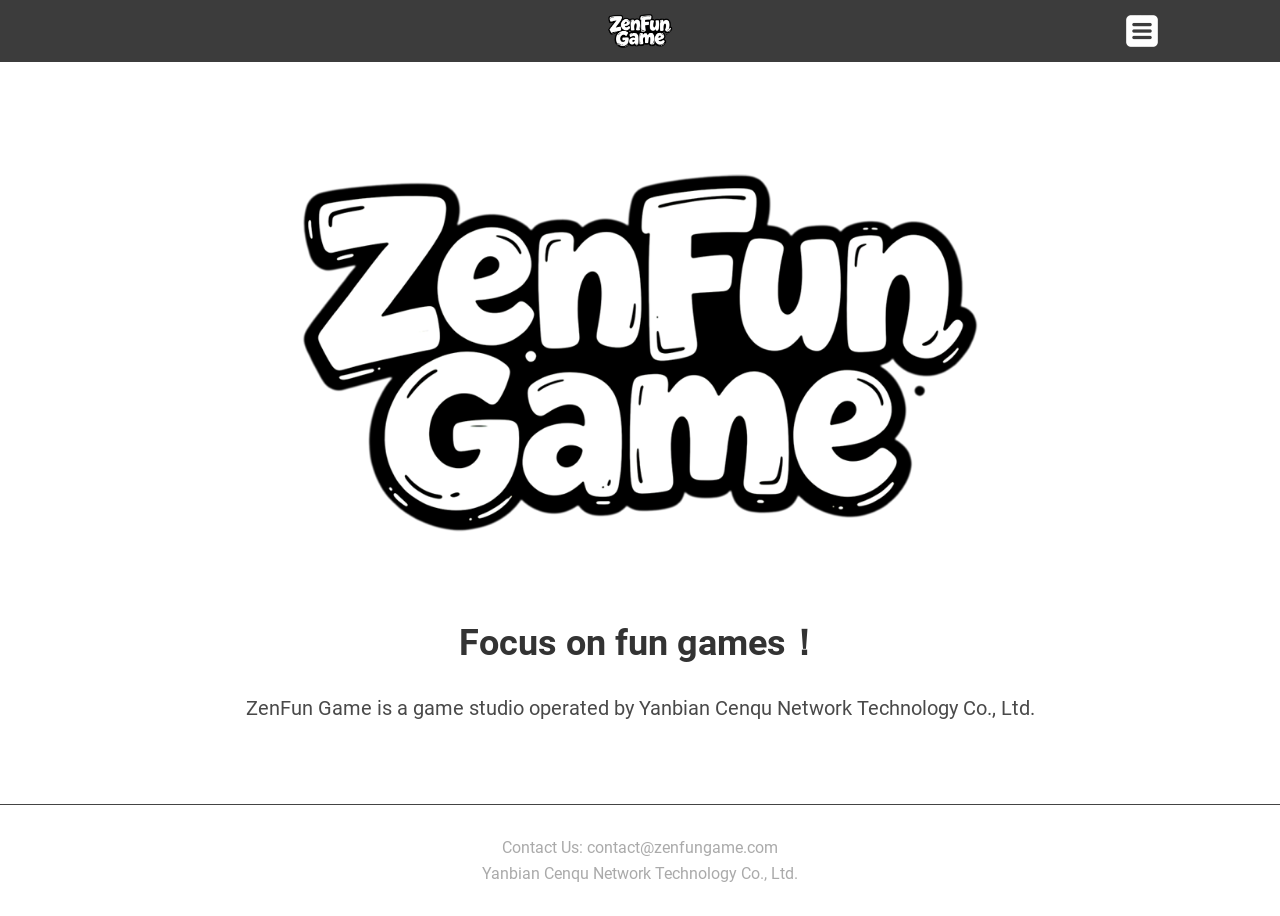
<file: index.html>
<!DOCTYPE html>
<html lang="en">
<head>
    <meta charset="UTF-8">
    <meta name="viewport" content="width=device-width, initial-scale=1.0">
    <title>ZenFun Game</title>
    <link rel="stylesheet" href="assets/css/style.css">
    <style>
        /* 导航基础样式：固定置顶、默认透明背景 */
        .nav {
            position: fixed;
            top: 0;
            left: 0;
            width: 100%;
            z-index: 999;
            background-color: rgba(50, 50, 50, 0.95);
            transition: background-color 0.3s ease;
            padding: 15px 5%;
            box-sizing: border-box;
        }

        /* 顶部留白 + 匹配主页类名 */
        body.sub-page {
            padding-top: 60px;
        }

        /* 重置下拉菜单：取消固定宽度，自适应文字 */
        .dropdown-menu {
            min-width: auto !important;
            width: auto !important;
            white-space: nowrap; /* 禁止文字换行 */
        }

        /* Logo 容器样式：水平+垂直居中 */
        .nav-logo {
            position: absolute;
            left: 50%;
            top: 50%;
            transform: translate(-50%, -50%);
            height: 40px;
            opacity: 1;         /* 由 0 改成 1 */
            visibility: visible; /* 由 hidden 改成 visible */
            transition: opacity 0.3s ease;
        }
        .nav-logo img {
            height: 100%;
            width: auto;
            display: block;
        }
        /* 清除a标签默认下划线 */
        .nav-logo a {
            text-decoration: none;
        }
        /* 滚动出背景时，显示Logo */
        .nav.scroll-bg .nav-logo {
            opacity: 1;
            visibility: visible;
        }

        /* 新增：导航按钮图片样式 */
        .nav-img-btn {
            height: 32px;   /* 控制图片高度，自行微调 */
            width: auto;
            display: block;
        }
    </style>
</head>
<!-- 加上 class="main-page"，才能读取外部样式里的主页背景色 -->
<body class="sub-page">
    <!-- 顶部导航栏 -->
    <nav class="nav">
        <!-- Logo 加跳转链接 -->
        <div class="nav-logo">
            <a href="index.html">
                <img src="images/logo.png" alt="Logo">
            </a>
        </div>

        <div class="nav-box">
            <!-- 游戏下拉菜单 → 文字替换为图片 -->
            <div class="dropdown">
                <!-- 【改动处】把 a 标签内文字换成图片，替换你的图片路径 -->
                <a href="#">
                    <img src="images/icon-menu.png" alt="Games" class="nav-img-btn">
                </a>
                <div class="dropdown-menu">
                    <a href="minesweeper.html">Minesweeper GM</a>
                    <a href="sudoku_time.html">Sudoku Time</a>
                </div>
            </div>
        </div>
    </nav>

<!-- 横幅大图区域 -->
<div class="banner" style="text-align: center; margin: 30px auto;">
    <br>
    <br>
    <img src="images/logo.png" alt="ZenFun Game Banner" style="width: 800px; height: auto; max-width: 100%;">
</div>

    <!-- 主体内容区 -->
    <div class="content">
        <h1>Focus on fun games！</h1>
        <p></p>

        <p>ZenFun Game is a game studio operated by Yanbian Cenqu Network Technology Co., Ltd.</p>
    </div>


    <!-- 底部 -->
    <footer class="footer">
        <p>Contact Us: contact@zenfungame.com</p>
        <p>Yanbian Cenqu Network Technology Co., Ltd.</p>

    </footer>
    

<script>
// 监听页面滚动
window.addEventListener('scroll', function(){
    const nav = document.querySelector('.nav');
    if(window.scrollY > 20){
        nav.classList.add('scroll-bg');
    }else{
        nav.classList.remove('scroll-bg');
    }
})
</script>
</body>
</html>
</file>
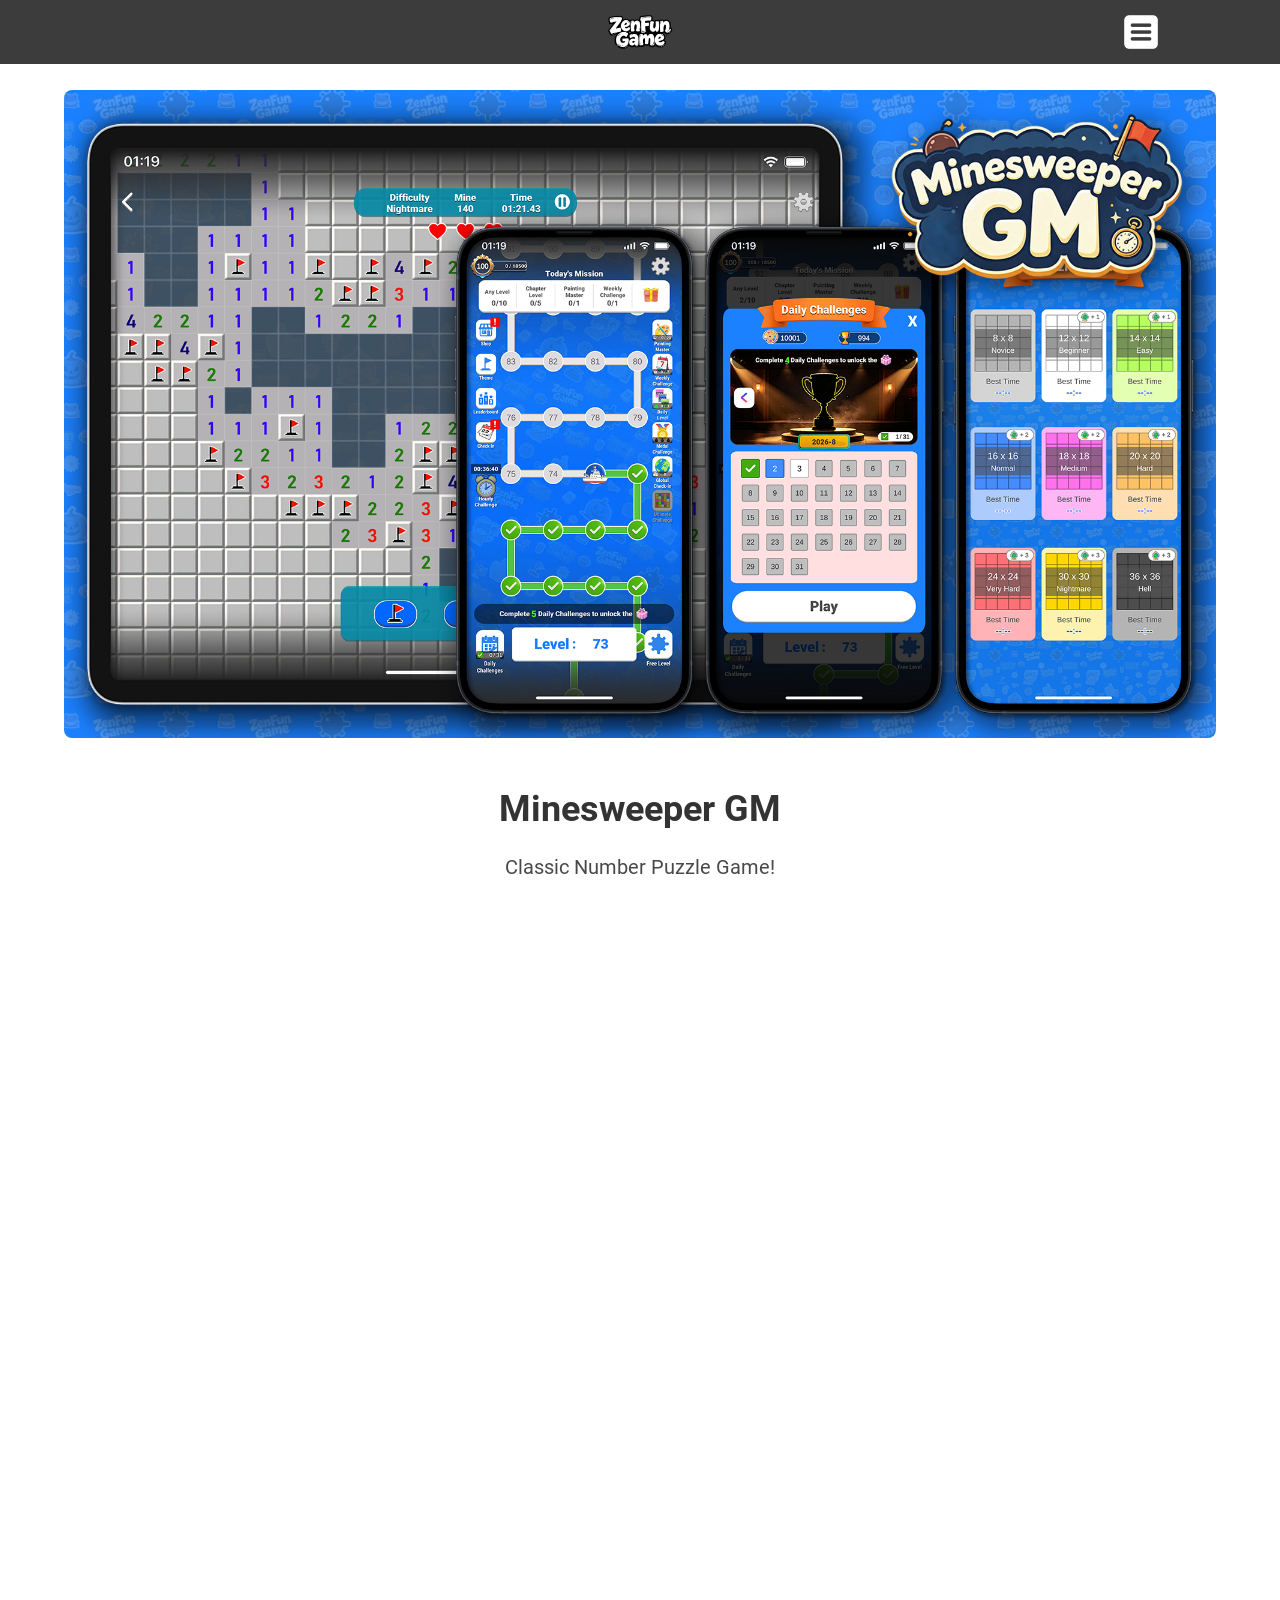
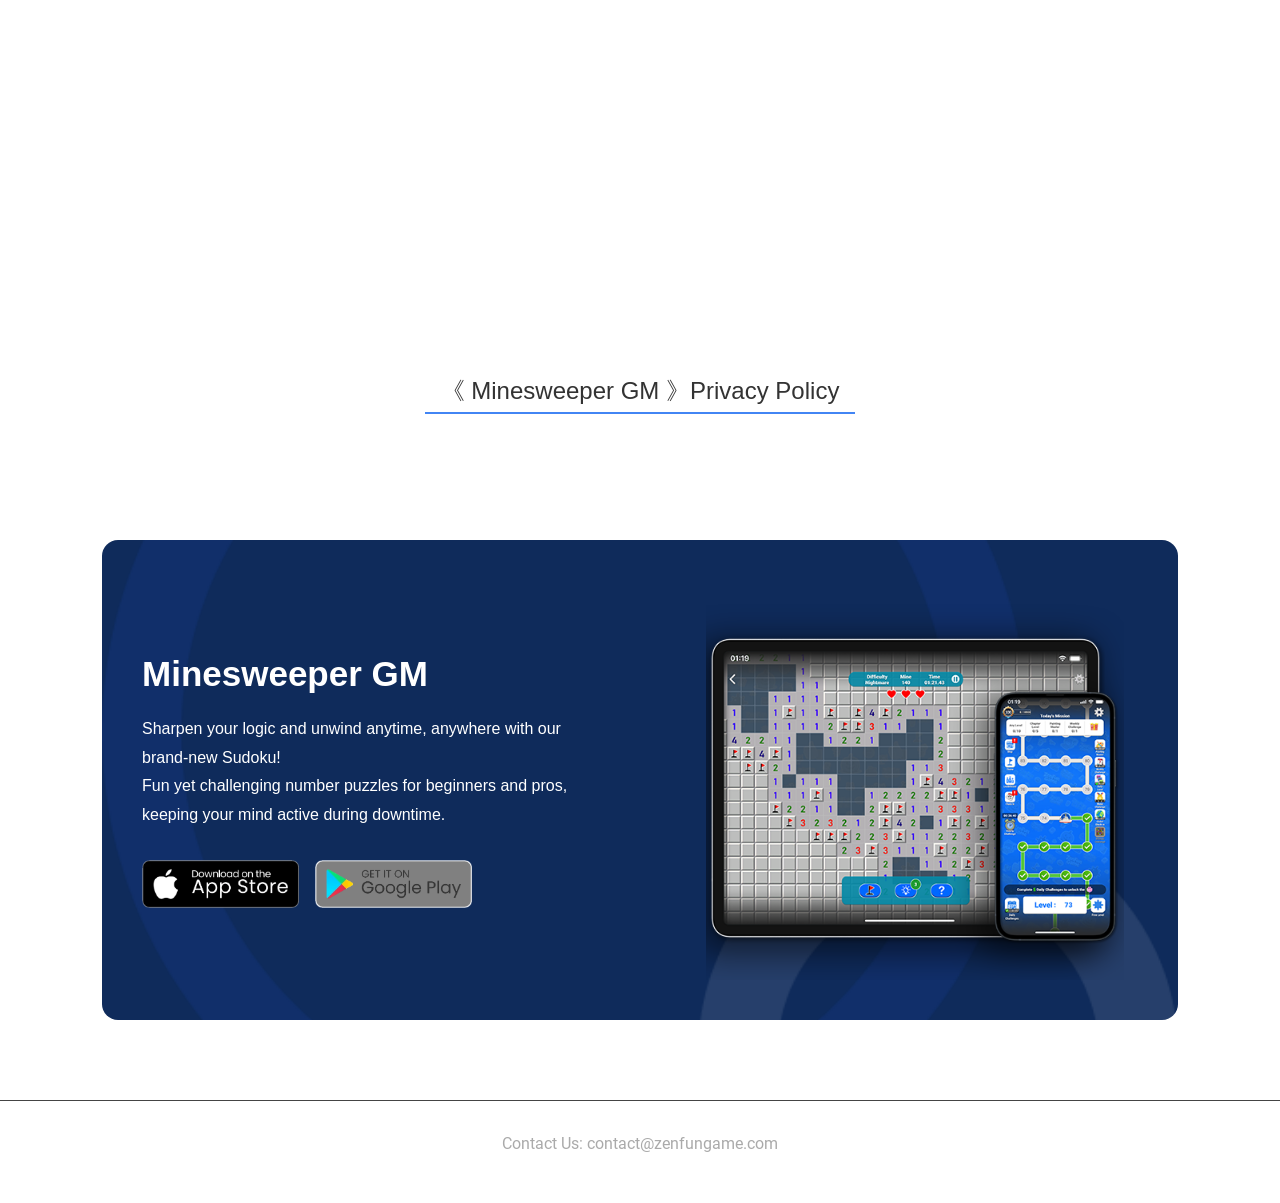
<file: minesweeper.html>
<!DOCTYPE html>
<html lang="en">
<head>
    <meta charset="UTF-8">
    <meta name="viewport" content="width=device-width, initial-scale=1.0">
    <title>ZenFun Game</title>
    <!-- 保留Bootstrap栅格 -->
    <link href="https://cdn.jsdelivr.net/npm/bootstrap@5.3.0/dist/css/bootstrap.min.css" rel="stylesheet">
    <!-- 全局样式 -->
    <link rel="stylesheet" href="assets/css/style.css">
    <!-- AOS动画 -->
    <link rel="stylesheet" href="https://unpkg.com/aos@next/dist/aos.css" />
    <style>
        /* 导航固定置顶 + 永久半透明背景 */
        .nav {
            position: fixed;
            top: 0;
            left: 0;
            width: 100%;
            z-index: 999;
            background-color: rgba(50, 50, 50, 0.95);
            transition: background-color 0.3s ease;
            padding: 15px 5%;
            box-sizing: border-box;
        }

        /* 子页面顶部留白 */
        body.sub-page {
            padding-top: 60px;
        }

        /* ========== 自定义下拉容器（隔离Bootstrap，关键！） ========== */
        .custom-dropdown {
            position: relative;
            display: inline-block;
        }
        /* 下拉面板，完全复刻原生样式，不受Bootstrap影响 */
        .custom-drop-menu {
            display: none;
            position: absolute;
            background-color: #444444;
            box-shadow: 0px 8px 16px rgba(0,0,0,0.2);
            z-index: 9999;
            border-radius: 10px;
            right: 0;
            padding: 10px 0;
            overflow: hidden;
            width: auto;
            white-space: nowrap;
        }
        /* hover 展开下拉 */
        .custom-dropdown:hover .custom-drop-menu {
            display: block;
        }
        /* 下拉链接样式 */
        .custom-drop-menu a {
            color: white;
            padding: 12px 22px;
            margin: 4px 10px;
            text-decoration: none;
            display: block;
            border-radius: 6px;
            font-family: "Roboto-Regular", Arial, sans-serif;
            transition: background-color 0.2s ease;
            /* 清除Bootstrap a标签默认样式 */
            color: #fff !important;
            text-decoration: none !important;
        }
        .custom-drop-menu a:hover {
            background-color: #555555;
            color: #4285F4 !important;
            font-family: "Roboto-Bold", Arial, sans-serif;
        }
        /* 触发按钮清除内边距 */
        .custom-dropdown > a {
            padding: 0 !important;
        }

        /* Logo 居中 */
        .nav-logo {
            position: absolute;
            left: 50%;
            top: 50%;
            transform: translate(-50%, -50%);
            height: 40px;
            opacity: 1;
            visibility: visible;
            transition: opacity 0.3s ease;
        }
        .nav-logo img {
            height: 100%;
            width: auto;
            display: block;
        }
        .nav-logo a {
            text-decoration: none;
        }
        .nav.scroll-bg .nav-logo {
            opacity: 1;
            visibility: visible;
        }

        /* 导航按钮图片 */
        .nav-btn-img {
            height: 34px;
            width: auto;
            display: block;
        }

        /* 图文区块 */
        .section.about {
            padding: 60px 0;
        }
        .container {
            max-width: 1100px;
        }
        .homeabout-img {
            display: flex;
            justify-content: center;
            align-items: center;
        }
        .homeabout-img img {
            max-width: 100%;
            height: auto;
            display: block;
            margin: 0 auto;
        }
        .homeabout-info {
            padding: 0 20px;
        }

        /* 隐私政策按钮样式 —— 已放大+居中 */
        .policy-btn-wrap {
            text-align: center;
            padding: 50px 20px;
        }
        .policy-link {
            font-size: 24px;
            color: #333;
            text-decoration: none;
            border-bottom: 2px solid #4285F4;
            padding: 8px 16px;
            transition: all 0.2s ease;
            font-weight: 500;
        }
        .policy-link:hover {
            color: #4285F4;
            background-color: #f5f9ff;
            border-radius: 4px;
        }
    </style>
</head>
<body class="sub-page">
    <!-- 顶部导航栏 -->
    <nav class="nav">
        <div class="nav-logo">
            <a href="index.html">
                <img src="images/logo.png" alt="Logo">
            </a>
        </div>

        <div class="nav-box">
            <!-- 把原 .dropdown 改成 .custom-dropdown 自定义类 -->
            <div class="custom-dropdown">
                <a href="#">
                    <img src="images/icon-menu.png" alt="Games" class="nav-btn-img">
                </a>
                <!-- 把原 .dropdown-menu 改成 .custom-drop-menu -->
                <div class="custom-drop-menu">
                    <a href="minesweeper.html">Minesweeper GM</a>
                    <a href="sudoku_time.html">Sudoku Time</a>
                </div>
            </div>
        </div>
    </nav>

    <!-- 横幅大图区域 -->
    <div class="banner" style="text-align: center; margin: 30px auto;">
        <img src="images/minesweeper/Banner_image.png" alt="ZenFun Game Banner" style="width: 1920px; height: auto; max-width: 100%;">
    </div>

    <!-- 主体内容区 -->
    <div class="content">
        <h1>Minesweeper GM</h1>
        <p>Classic Number Puzzle Game!</p>
    </div>

    <!-- 第一块：左图 右文字 -->
    <div class="section about">
        <div class="container">
            <div class="row align-items-center">
                <div class="col-12 col-md-6 mb-4 mb-md-0" data-aos="fade-right" data-aos-duration="1000">
                    <div class="homeabout-img">
                        <img class="img-fluid" src="images/minesweeper/poster-1.png" alt="img">
                    </div>
                </div>
                <div class="col-12 col-md-6" data-aos="fade-left" data-aos-duration="1000">
                    <div class="homeabout-info">
                        <h3 class="section-second-heading" style="font-weight: bold;">Challenge<br>Higher Difficulty</h3>
                        <p>
                            Minesweeper GM features 10 distinct difficulty levels, progressively challenging from beginner to expert: Novice → Beginner → Easy → Normal → Medium → Hard → Very Hard → Nightmare → Hell → Inferno
                        </p>

                        <p>
                            As players advance through the game, they'll unlock increasingly difficult challenges.<br>
                            Each difficulty level incorporates a time-trial system, motivating players to push their limits - not just by conquering harder modes, but by competing for the fastest completion times on every difficulty!
                        </p>
                        
                        <p>
                            Whether you're just starting out or are a seasoned veteran, Minesweeper GM offers the perfect level of challenge for every type of player.
                        </p>
                    
                    </div>
                </div>
            </div>
        </div>
    </div>

    <!-- 第二块：左文字 右图 -->
    <div class="section about">
        <div class="container">
            <div class="row align-items-center">
                <div class="col-12 col-md-6 order-2 order-md-1 mb-4 mb-md-0" data-aos="fade-right" data-aos-duration="1000">
                    <div class="homeabout-info">
                        <br>
                        <h3 class="section-second-heading" style="font-weight: bold;">Participate<br>Game Events</h3>
                        <p>
                            Minesweeper GM presents three special brain-training challenges designed to make your puzzle-solving journey both rewarding and fun!
                        </p>

                        <p>
                            1. Painting Master :<br>
                            Where art meets logic! Each solved puzzle grants you a unique art fragment. <br>
                            Collect a full set to reveal a beautiful masterpiece while earning Diamond rewards!<br>
                            2. Weekly Challenge :<br>
                            For players who crave variety! Face a new random puzzle daily - no two challenges are ever the same! Earn treasure chests based on how many puzzles you solve each week, putting your adaptability to the test.<br>
                            3. Daily Level :<br>
                            The ultimate brainpower test for puzzle masters! <br>
                            Take on 5 extreme-difficulty puzzles daily with special restrictions:<br>
                            • No hints allowed<br>
                            • One submission only<br>
                            • No corrections permitted<br>
                            But the reward matches the risk - successful solvers earn triple the normal Trophy rewards!
                        </p>

                        <p>
                            All activity rewards refresh daily at 00:00. <br>
                            Come challenge your mental limits and reap the rewards! <br>
                            Minesweeper GM offers uniquely stimulating intellectual challenges for every type of puzzle enthusiast.
                        </p>

                     </div>
                </div>
                <div class="col-12 col-md-6 order-1 order-md-2" data-aos="fade-left" data-aos-duration="1000">
                    <div class="homeabout-img">
                        <img class="img-fluid" src="images/minesweeper/poster-2.png" alt="img">
                    </div>
                </div>
            </div>
        </div>
    </div>


    <!-- 第三块：左图 右文字 -->
    <div class="section about">
        <div class="container">
            <div class="row align-items-center">
                <div class="col-12 col-md-6 mb-4 mb-md-0" data-aos="fade-right" data-aos-duration="1000">
                    <div class="homeabout-img">
                        <img class="img-fluid" src="images/minesweeper/poster-3.png" alt="img">
                    </div>
                </div>
                <div class="col-12 col-md-6" data-aos="fade-left" data-aos-duration="1000">
                    <div class="homeabout-info">
                        <h3 class="section-second-heading" style="font-weight: bold;">Choose<br>Your Theme</h3>
                        <p>
                            Minesweeper GM offers a rich variety of board themes to keep your gaming experience fresh and visually engaging.
                        </p>

                        <p>
                            Currently featuring 56 exquisitely designed themes, each with:<br>
                            • Distinctive color schemes<br>
                            • Refined board textures<br>
                            • Stylized visual presentations<br>
                        </p>

                        <p>
                            These themes will completely transform your board's appearance - from minimalist elegance to dazzling extravagance, catering to diverse aesthetic preferences. <br>
                            Freely switch between themes anytime to enjoy different visual styles that match your personal taste.
                        </p>

                    </div>
                </div>
            </div>
        </div>
    </div>

    <!-- 第四块：左文字 右图 -->
    <div class="section about">
        <div class="container">
            <div class="row align-items-center">
                <div class="col-12 col-md-6 order-2 order-md-1 mb-4 mb-md-0" data-aos="fade-right" data-aos-duration="1000">
                    <div class="homeabout-info">
                        <br>
                        <h3 class="section-second-heading" style="font-weight: bold;">Win<br>Trophy</h3>
                        <p>
                            The Daily Challenge mode delivers fresh excitement every day!
                        </p>

                        <p>
                            • New Daily Unlock: A uniquely designed level awaits you each morning<br>
                            • Monthly Milestone: Conquer all challenges in a calendar month to earn an exclusive trophy<br>
                            • Collector's Delight: Special trophy designs change monthly - a new reward to chase each season<br>
                        </p>

                        <p>
                            Every completed level proves your skills, each trophy commemorates your dedication.
                        </p>

                        <p>
                            Whether you're a completionist seeking perfection or a casual player enjoying daily puzzles, find your rhythm and claim your glory.
                        </p>

                        <p>
                            This month's special trophy is ready... Are you up for the challenge?
                        </p>

                    </div>
                </div>
                <div class="col-12 col-md-6 order-1 order-md-2" data-aos="fade-left" data-aos-duration="1000">
                    <div class="homeabout-img">
                        <img class="img-fluid" src="images/minesweeper/poster-4.png" alt="img">
                    </div>
                </div>
            </div>
        </div>
    </div>

    <!-- 第五块：左图 右文字 -->
    <div class="section about">
        <div class="container">
            <div class="row align-items-center">
                <div class="col-12 col-md-6 mb-4 mb-md-0" data-aos="fade-right" data-aos-duration="1000">
                    <div class="homeabout-img">
                        <img class="img-fluid" src="images/minesweeper/poster-5.png" alt="img">
                    </div>
                </div>
                <div class="col-12 col-md-6" data-aos="fade-left" data-aos-duration="1000">
                    <div class="homeabout-info">
                        <h3 class="section-second-heading" style="font-weight: bold;">Challenge<br>Hidden Level</h3>
                        <p>
                            This is no ordinary stage - the Hidden Level stands as the ultimate challenge for true master players.
                        </p>

                        <p>
                            Upon completing your daily tasks, you'll unlock access to this exclusive challenge. <br>
                            But heed this warning: you get only one attempt per day. Whether you triumph or fail, that's your chance spent until tomorrow. <br>
                            Prepare thoroughly before engaging - every move counts.
                        </p>

                        <p>
                            Set at the game's absolute highest difficulty tier, this level demands flawless execution of every skill you've mastered. <br>
                            The slightest misstep can mean instant failure. <br>
                            Those rare players who can complete it in one flawless run have truly earned their master status
                        </p>

                        <p>
                            We await those daring enough to take on this supreme test of skill. <br>
                            Remember - one chance daily. Make it count.
                        </p>

                        <p>
                            Are you ready to face the challenge?
                        </p>

                    </div>
                </div>
            </div>
        </div>
    </div>

    <!-- 第六块：左文字 右图 -->
    <div class="section about">
        <div class="container">
            <div class="row align-items-center">
                <div class="col-12 col-md-6 order-2 order-md-1 mb-4 mb-md-0" data-aos="fade-right" data-aos-duration="1000">
                    <div class="homeabout-info">
                        <br>
                        <h3 class="section-second-heading" style="font-weight: bold;">Train<br>Your Brain</h3>
                        <p>
                            This classic puzzle game transports you into a world of deep thinking. <br>
                            Each meticulously designed level serves as the perfect training ground to sharpen your logic and problem-solving skills. <br>
                            With a carefully calibrated difficulty system ranging from beginner to Inferno-level challenges, you'll witness your cognitive abilities grow with every breakthrough.
                        </p>

                        <p>
                            As you solve each puzzle, your brain gets a full workout - enhancing analytical thinking, spatial reasoning, and pattern recognition. <br>
                            Every solved puzzle represents a leap in mental agility, each conquered challenge marks an evolution in your thought processes.
                        </p>

                        <p>
                            Embark on this rewarding journey of cognitive growth today. <br>
                            Let Minesweeper GM become your daily brain-training partner, combining fun with meaningful mental exercise. <br>
                            Dive into this exhilarating feast for the mind and push your cognitive limits to new heights!
                        </p>

                    </div>
                </div>
                <div class="col-12 col-md-6 order-1 order-md-2" data-aos="fade-left" data-aos-duration="1000">
                    <div class="homeabout-img">
                        <img class="img-fluid" src="images/minesweeper/poster-6.png" alt="img">
                    </div>
                </div>
            </div>
        </div>
    </div>




    <!-- 隐私政策 trial -->
    <div class="policy-btn-wrap">
        <a href="minesweeper_privacy-policy.html" class="policy-link">《 Minesweeper GM 》Privacy Policy</a>
    </div>

    <!-- 下载区块 trial -->
    <div class="section trial">
        <div class="container">
            <div class="row">
                <div class="col-12">
                    <div class="trial-content-wrapper position-relative">
                        <div class="trial-bg">
                            <img class="img-fluid" src="images/trail-bg.png" alt="bg">
                        </div>
                        <div class="row align-items-center">
                            <div class="col-12 col-md-6">
                                <div class="trial-content">
                                    <h3>Minesweeper GM </h3>
                                    <p>Sharpen your logic and unwind anytime, anywhere with our brand-new Sudoku!
                                        <br>
                                        Fun yet challenging number puzzles for beginners and pros, keeping your mind active during downtime.</p>
                                    <ul class="divider-applist">
                                        <li>
                                            <a href="https://apps.apple.com/us/app/township/id6741808958" class="app-icons">
                                                <img class="img-fluid" src="images/mac.png" alt="App Store">
                                            </a>
                                        </li>
                                        <li>
                                            <a href="  " class="app-icons">
                                                <img class="img-fluid" src="images/playstore.png" alt="Google Play">
                                            </a>
                                        </li>
                                    </ul>
                                </div>
                            </div>
                            <div class="col-12 col-md-6">
                                <div class="Banner_image">
                                    <img class="img-fluid" src="images/minesweeper/trial-img.png" alt="Game Screenshots">
                                </div>
                            </div>
                        </div>
                    </div>
                </div>
            </div>
        </div>
    </div>

    <!-- 底部 -->
    <footer class="footer">
        <p>Contact Us: contact@zenfungame.com</p>
    </footer>

    <!-- 脚本 -->
    <script src="https://cdn.jsdelivr.net/npm/bootstrap@5.3.0/dist/js/bootstrap.bundle.min.js"></script>
    <script src="https://unpkg.com/aos@next/dist/aos.js"></script>
    <script>
        AOS.init();
        window.addEventListener('scroll', function(){
            const nav = document.querySelector('.nav');
            if(window.scrollY > 20){
                nav.classList.add('scroll-bg');
            }else{
                nav.classList.remove('scroll-bg');
            }
        })
    </script>
</body>
</html>
</file>
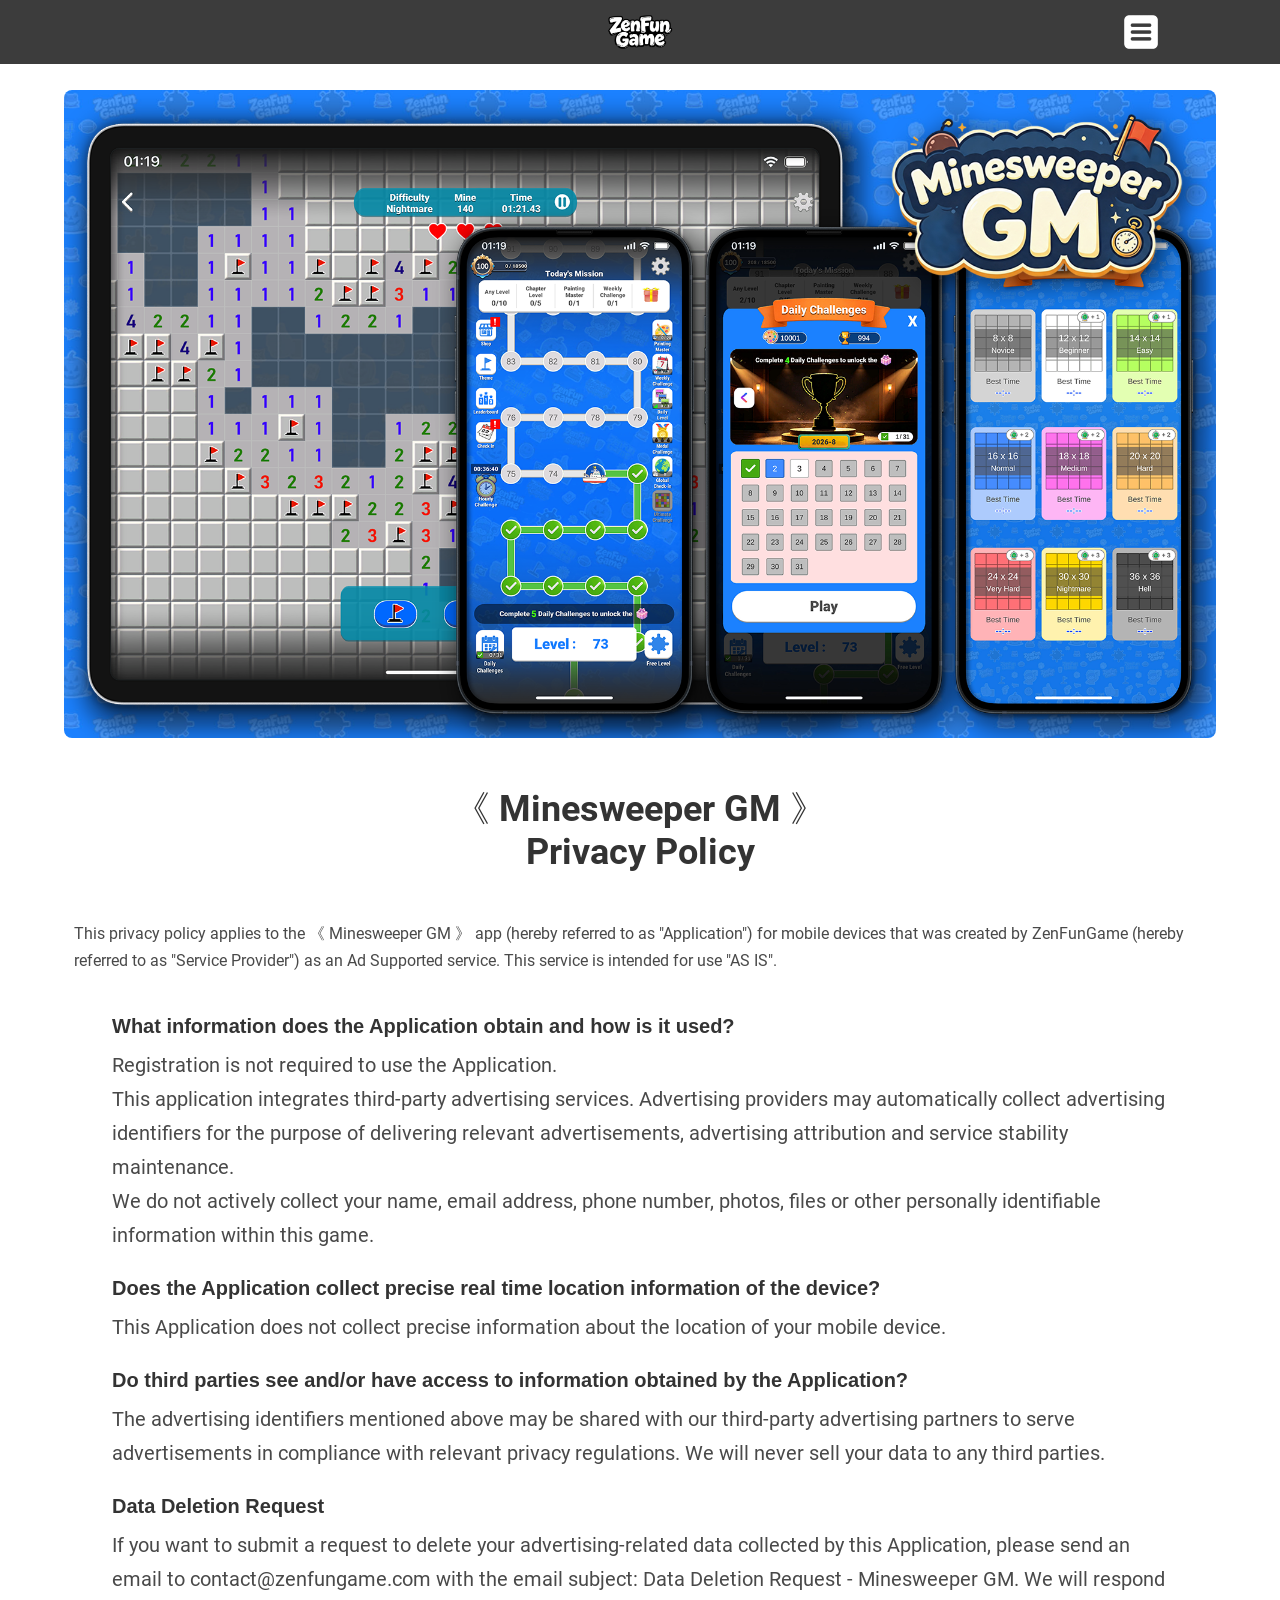
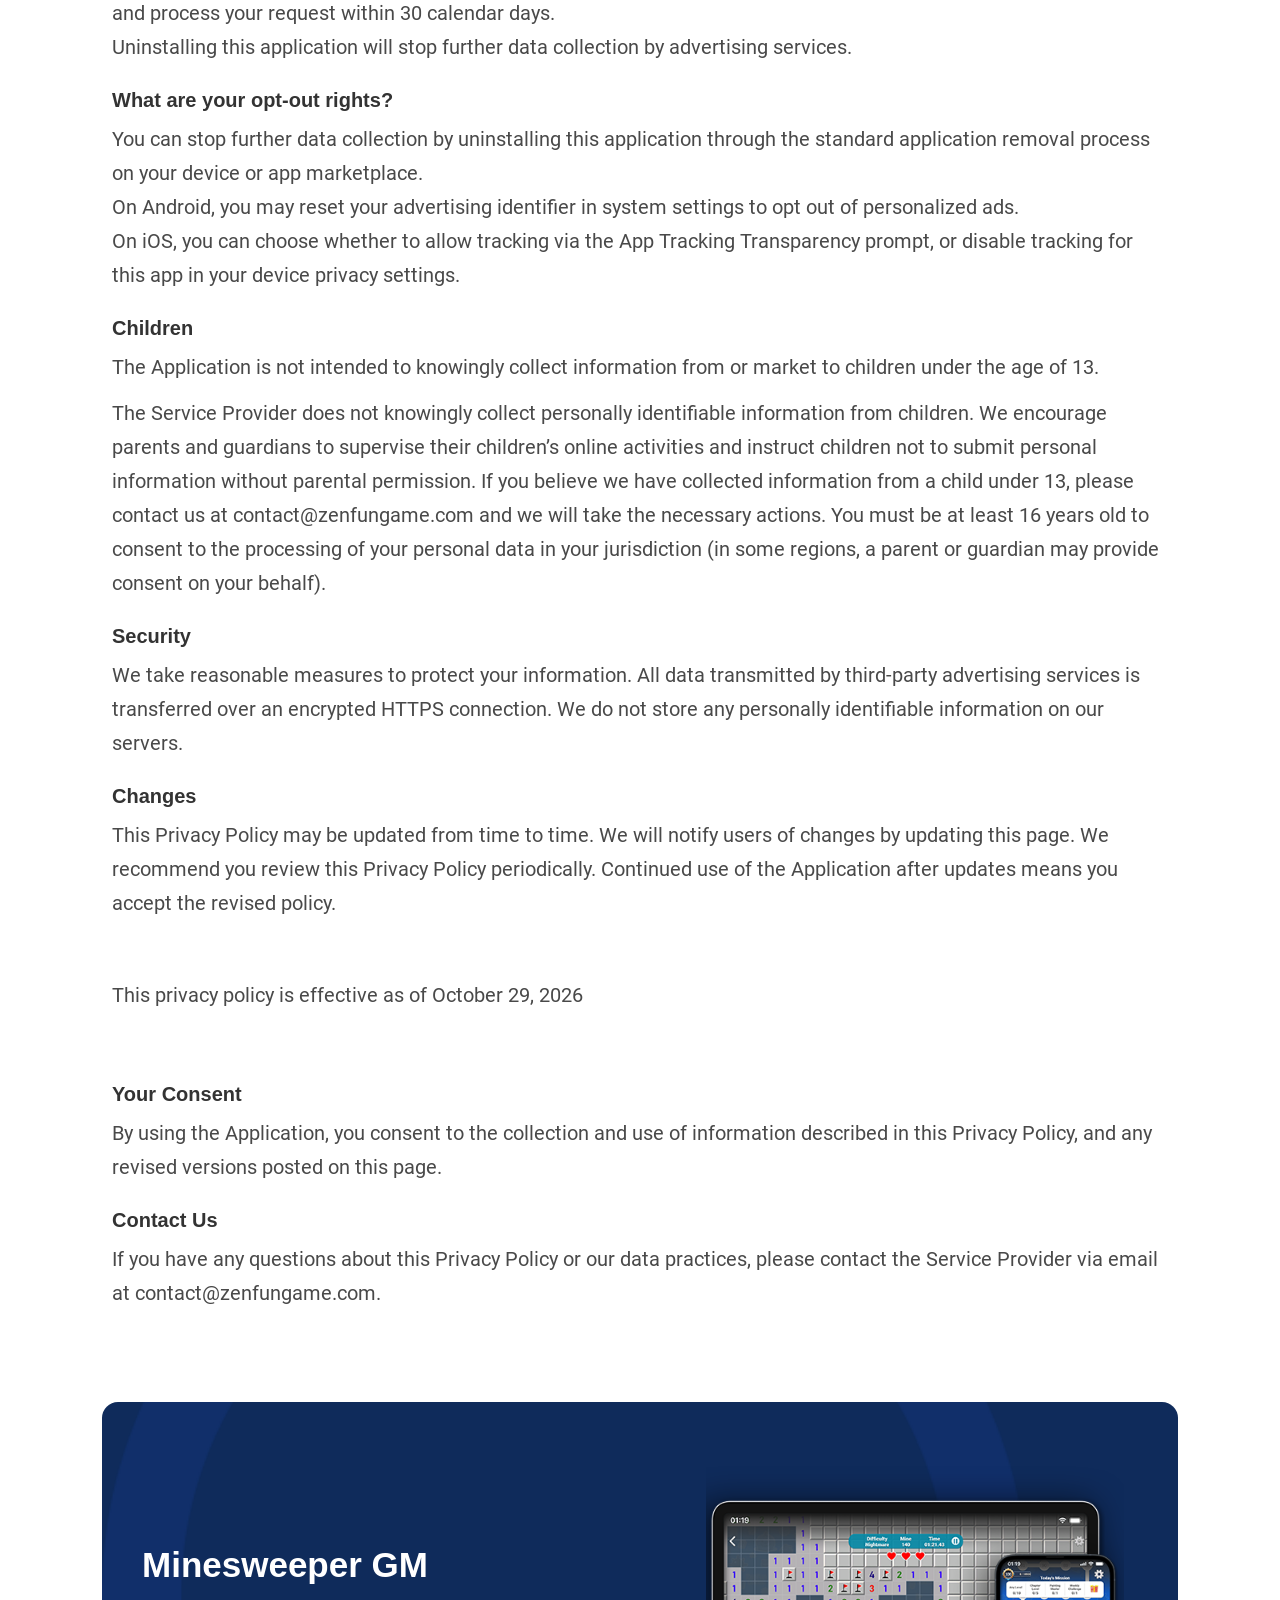
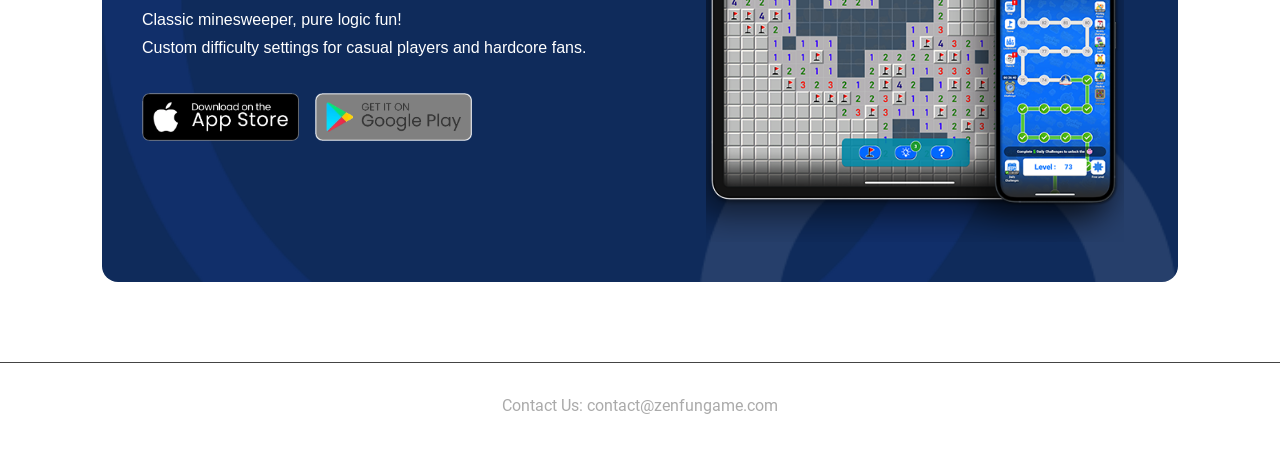
<file: minesweeper_privacy-policy.html>
<!DOCTYPE html>
<html lang="en">
<head>
    <meta charset="UTF-8">
    <meta name="viewport" content="width=device-width, initial-scale=1.0">
    <title>ZenFun Game</title>
    <!-- 保留Bootstrap栅格 -->
    <link href="https://cdn.jsdelivr.net/npm/bootstrap@5.3.0/dist/css/bootstrap.min.css" rel="stylesheet">
    <!-- 全局样式 -->
    <link rel="stylesheet" href="assets/css/style.css">
    <!-- AOS动画 -->
    <link rel="stylesheet" href="https://unpkg.com/aos@next/dist/aos.css" />
    <style>
        /* 导航固定置顶 + 永久半透明背景 */
        .nav {
            position: fixed;
            top: 0;
            left: 0;
            width: 100%;
            z-index: 999;
            background-color: rgba(50, 50, 50, 0.95);
            transition: background-color 0.3s ease;
            padding: 15px 5%;
            box-sizing: border-box;
        }
        /* 子页面顶部留白 */
        body.sub-page {
            padding-top: 60px;
        }
        /* ========== 自定义下拉容器（隔离Bootstrap，关键！） ========== */
        .custom-dropdown {
            position: relative;
            display: inline-block;
        }
        /* 下拉面板，完全复刻原生样式，不受Bootstrap影响 */
        .custom-drop-menu {
            display: none;
            position: absolute;
            background-color: #444444;
            box-shadow: 0px 8px 16px rgba(0,0,0,0.2);
            z-index: 9999;
            border-radius: 10px;
            right: 0;
            padding: 10px 0;
            overflow: hidden;
            width: auto;
            white-space: nowrap;
        }
        /* hover 展开下拉 */
        .custom-dropdown:hover .custom-drop-menu {
            display: block;
        }
        /* 下拉链接样式 */
        .custom-drop-menu a {
            color: white;
            padding: 12px 22px;
            margin: 4px 10px;
            text-decoration: none;
            display: block;
            border-radius: 6px;
            font-family: "Roboto-Regular", Arial, sans-serif;
            transition: background-color 0.2s ease;
            /* 清除Bootstrap a标签默认样式 */
            color: #fff !important;
            text-decoration: none !important;
        }
        .custom-drop-menu a:hover {
            background-color: #555555;
            color: #4285F4 !important;
            font-family: "Roboto-Bold", Arial, sans-serif;
        }
        /* 触发按钮清除内边距 */
        .custom-dropdown > a {
            padding: 0 !important;
        }
        /* Logo 居中 */
        .nav-logo {
            position: absolute;
            left: 50%;
            top: 50%;
            transform: translate(-50%, -50%);
            height: 40px;
            opacity: 1;
            visibility: visible;
            transition: opacity 0.3s ease;
        }
        .nav-logo img {
            height: 100%;
            width: auto;
            display: block;
        }
        .nav-logo a {
            text-decoration: none;
        }
        .nav.scroll-bg .nav-logo {
            opacity: 1;
            visibility: visible;
        }
        /* 导航按钮图片 */
        .nav-btn-img {
            height: 34px;
            width: auto;
            display: block;
        }
        /* 图文区块 */
        .section.about {
            padding: 60px 0;
        }
        .container {
            max-width: 1100px;
        }
        .homeabout-img {
            display: flex;
            justify-content: center;
            align-items: center;
        }
        .homeabout-img img {
            max-width: 100%;
            height: auto;
            display: block;
            margin: 0 auto;
        }
        .homeabout-info {
            padding: 0 20px;
        }
        /* ========== 隐私政策 左对齐 + 字体大小调整 ========== */
        .policy-main-heading {
            text-align: left;
            font-size: 20px;
            font-weight: bold;
            margin: 24px 0 10px;
        }
        .policy-description {
            text-align: left;
            font-size: 16px;
            line-height: 1.7;
            margin: 0 0 12px;
        }
        .privacy-policy-wrapper {
            padding: 0 10px;
        }
        /* 新增：顶部说明文字 左对齐、统一字号行高 */
        .content > p {
            text-align: left;
            font-size: 16px;
            line-height: 1.7;
            padding: 0 10px;
        }
    </style>
</head>
<body class="sub-page">
    <!-- 顶部导航栏 -->
    <nav class="nav">
        <div class="nav-logo">
            <a href="index.html">
                <img src="images/logo.png" alt="Logo">
            </a>
        </div>
        <div class="nav-box">
            <!-- 把原 .dropdown 改成 .custom-dropdown 自定义类 -->
            <div class="custom-dropdown">
                <a href="#">
                    <img src="images/icon-menu.png" alt="Games" class="nav-btn-img">
                </a>
                <!-- 把原 .dropdown-menu 改成 .custom-drop-menu -->
                <div class="custom-drop-menu">
                    <a href="minesweeper.html">Minesweeper GM</a>
                    <a href="sudoku_time.html">Sudoku Time</a>
                </div>
            </div>
        </div>
    </nav>
    <!-- 横幅大图区域 -->
    <div class="banner" style="text-align: center; margin: 30px auto;">
        <img src="images/minesweeper/Banner_image.png" alt="ZenFun Game Banner" style="width: 1920px; height: auto; max-width: 100%;">
    </div>
    <!-- 主体内容区 -->
    <div class="content">
        <h1>《 Minesweeper GM 》<br>Privacy Policy</h1>
        <br>
        <p>This privacy policy applies to the 《 Minesweeper GM 》 app (hereby referred to as "Application") for mobile devices that was created by ZenFunGame (hereby referred to as "Service Provider") as an Ad Supported service. This service is intended for use "AS IS".</p>
    
        <!-- content -->
        <div class="section terms-policy pb-0">
            <div class="container">
                <div class="row">
                    <div class="col-12 col-md-12 col-lg-12">
                        <div class="privacy-policy-wrapper">
                            <h3 class="policy-main-heading">What information does the Application obtain and how is it used?</h3>
                            <p class="policy-description">Registration is not required to use the Application.<br>This application integrates third-party advertising services. Advertising providers may automatically collect advertising identifiers for the purpose of delivering relevant advertisements, advertising attribution and service stability maintenance.<br>We do not actively collect your name, email address, phone number, photos, files or other personally identifiable information within this game.</p>

                            <h3 class="policy-main-heading">Does the Application collect precise real time location information of the device?</h3>
                            <p class="policy-description">This Application does not collect precise information about the location of your mobile device.</p>
                            
                            <h3 class="policy-main-heading">Do third parties see and/or have access to information obtained by the Application?</h3>
                            <p class="policy-description">The advertising identifiers mentioned above may be shared with our third-party advertising partners to serve advertisements in compliance with relevant privacy regulations. We will never sell your data to any third parties.</p>
                            
                            <h3 class="policy-main-heading">Data Deletion Request</h3>
                            <p class="policy-description">If you want to submit a request to delete your advertising-related data collected by this Application, please send an email to contact@zenfungame.com with the email subject: Data Deletion Request - Minesweeper GM. We will respond and process your request within 30 calendar days.<br>Uninstalling this application will stop further data collection by advertising services.</p>
                            
                            <h3 class="policy-main-heading">What are your opt-out rights?</h3>
                            <p class="policy-description">You can stop further data collection by uninstalling this application through the standard application removal process on your device or app marketplace.<br>On Android, you may reset your advertising identifier in system settings to opt out of personalized ads.<br>On iOS, you can choose whether to allow tracking via the App Tracking Transparency prompt, or disable tracking for this app in your device privacy settings.</p>
                            
                            <h3 class="policy-main-heading">Children</h3>
                            <p class="policy-description">The Application is not intended to knowingly collect information from or market to children under the age of 13.</p>
                            <p class="policy-description">The Service Provider does not knowingly collect personally identifiable information from children. We encourage parents and guardians to supervise their children’s online activities and instruct children not to submit personal information without parental permission. If you believe we have collected information from a child under 13, please contact us at contact@zenfungame.com and we will take the necessary actions. You must be at least 16 years old to consent to the processing of your personal data in your jurisdiction (in some regions, a parent or guardian may provide consent on your behalf).</p>
                            
                            <h3 class="policy-main-heading">Security</h3>
                            <p class="policy-description">We take reasonable measures to protect your information. All data transmitted by third-party advertising services is transferred over an encrypted HTTPS connection. We do not store any personally identifiable information on our servers.</p>
                            
                            <h3 class="policy-main-heading">Changes</h3>
                            <p class="policy-description">This Privacy Policy may be updated from time to time. We will notify users of changes by updating this page. We recommend you review this Privacy Policy periodically. Continued use of the Application after updates means you accept the revised policy.</p>
                            <p class="policy-description"> <br> </p>
                            <p class="policy-description">This privacy policy is effective as of October 29, 2026</p>
                            <p class="policy-description"> <br> </p>
                            
                            <h3 class="policy-main-heading">Your Consent</h3>
                            <p class="policy-description">By using the Application, you consent to the collection and use of information described in this Privacy Policy, and any revised versions posted on this page.</p>
                            
                            <h3 class="policy-main-heading">Contact Us</h3>
                            <p class="policy-description">If you have any questions about this Privacy Policy or our data practices, please contact the Service Provider via email at contact@zenfungame.com.</p>
                        </div>
                    </div>
                </div>
            </div>
        </div>
    </div>
    <!-- 下载区块 trial -->
    <div class="section trial">
        <div class="container">
            <div class="row">
                <div class="col-12">
                    <div class="trial-content-wrapper position-relative">
                        <div class="trial-bg">
                            <img class="img-fluid" src="images/trail-bg.png" alt="bg">
                        </div>
                        <div class="row align-items-center">
                            <div class="col-12 col-md-6">
                                <div class="trial-content">
                                    <h3>Minesweeper GM</h3>
                                    <p>Classic minesweeper, pure logic fun!
                                        <br>
                                        Custom difficulty settings for casual players and hardcore fans.</p>
                                    <ul class="divider-applist">
                                        <li>
                                            <a href="https://apps.apple.com/us/app/township/id6741808958" class="app-icons">
                                                <img class="img-fluid" src="images/mac.png" alt="App Store">
                                            </a>
                                        </li>
                                        <li>
                                            <a href="https://apkpure.com/minesweeper-gm/com.ZenFunGame.MGM" class="app-icons">
                                                <img class="img-fluid" src="images/playstore.png" alt="Google Play">
                                            </a>
                                        </li>
                                    </ul>
                                </div>
                            </div>
                            <div class="col-12 col-md-6">
                                <div class="Banner_image">
                                    <img class="img-fluid" src="images/minesweeper/trial-img.png" alt="Game Screenshots">
                                </div>
                            </div>
                        </div>
                    </div>
                </div>
            </div>
        </div>
    </div>
    <!-- 底部 -->
    <footer class="footer">
        <p>Contact Us: contact@zenfungame.com</p>
    </footer>
    <!-- 脚本 -->
    <script src="https://cdn.jsdelivr.net/npm/bootstrap@5.3.0/dist/js/bootstrap.bundle.min.js"></script>
    <script src="https://unpkg.com/aos@next/dist/aos.js"></script>
    <script>
        AOS.init();
        window.addEventListener('scroll', function(){
            const nav = document.querySelector('.nav');
            if(window.scrollY > 20){
                nav.classList.add('scroll-bg');
            }else{
                nav.classList.remove('scroll-bg');
            }
        })
    </script>
</body>
</html>
</file>
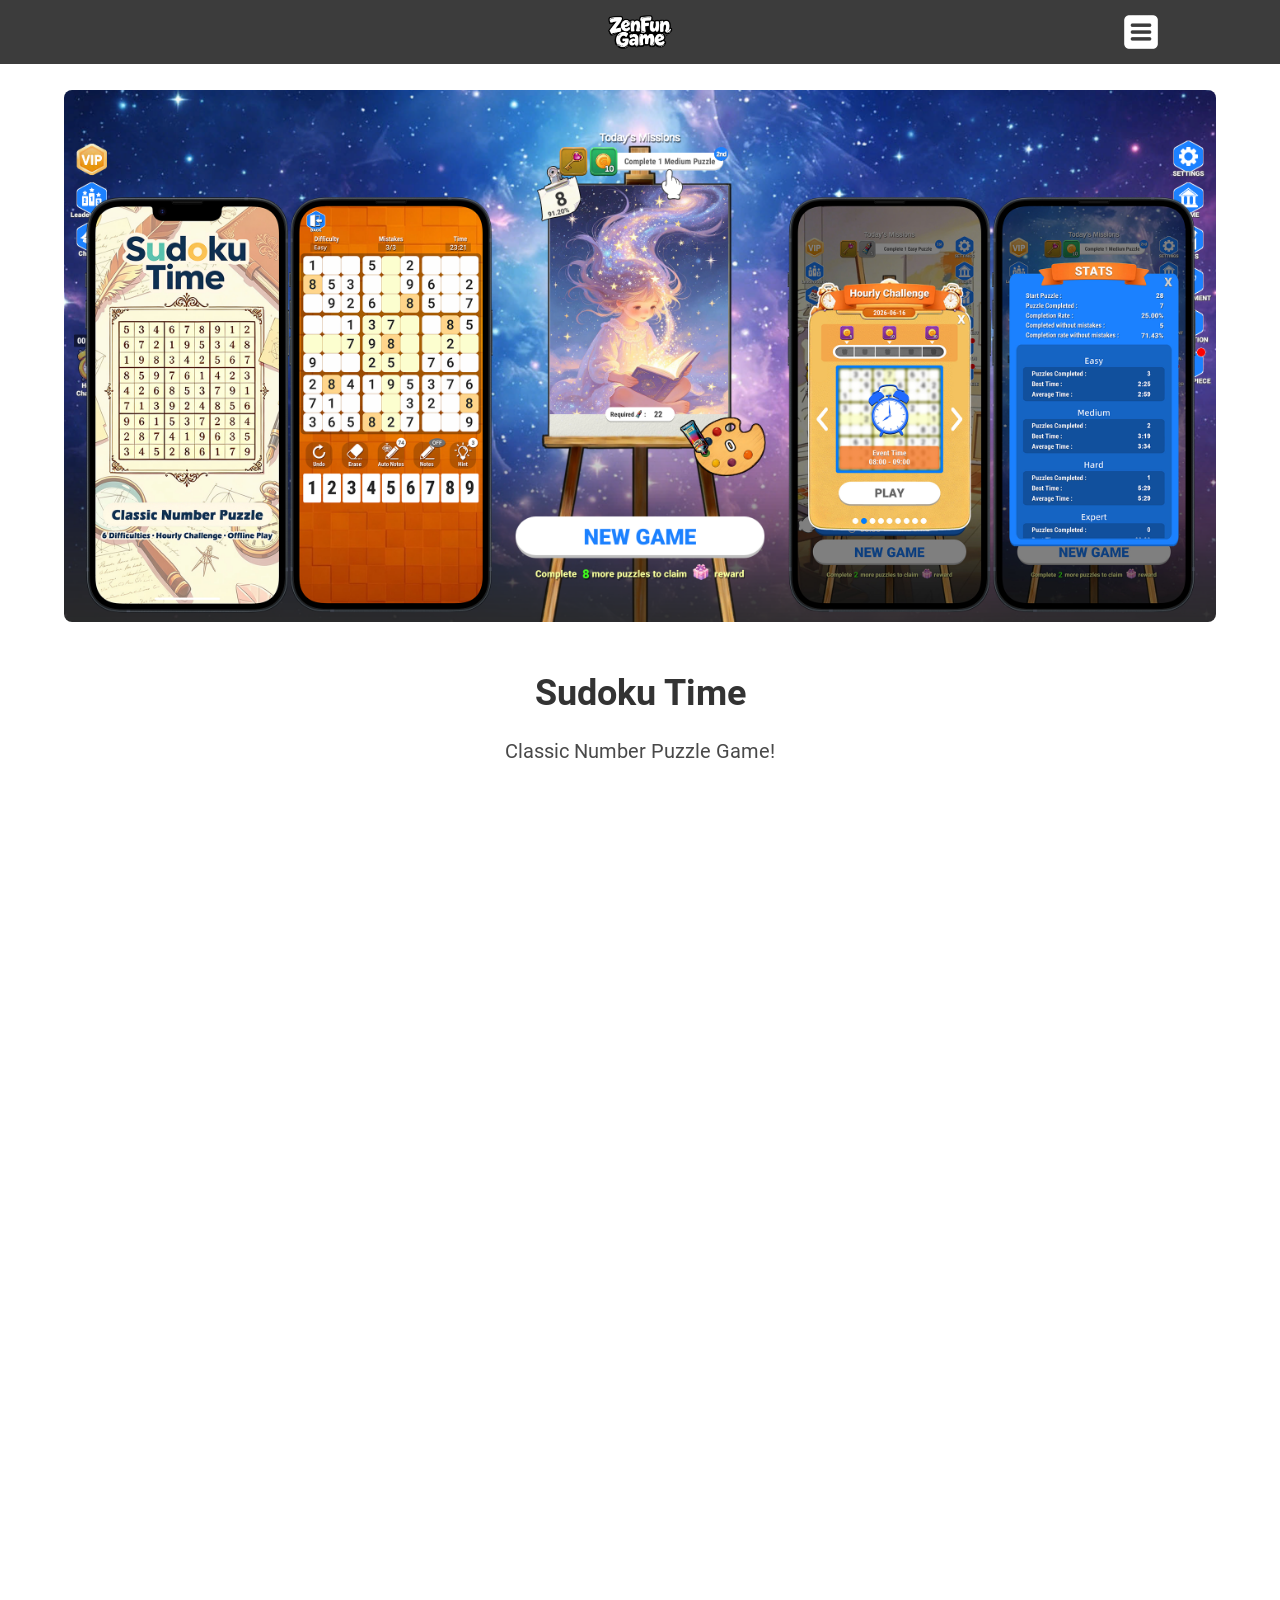
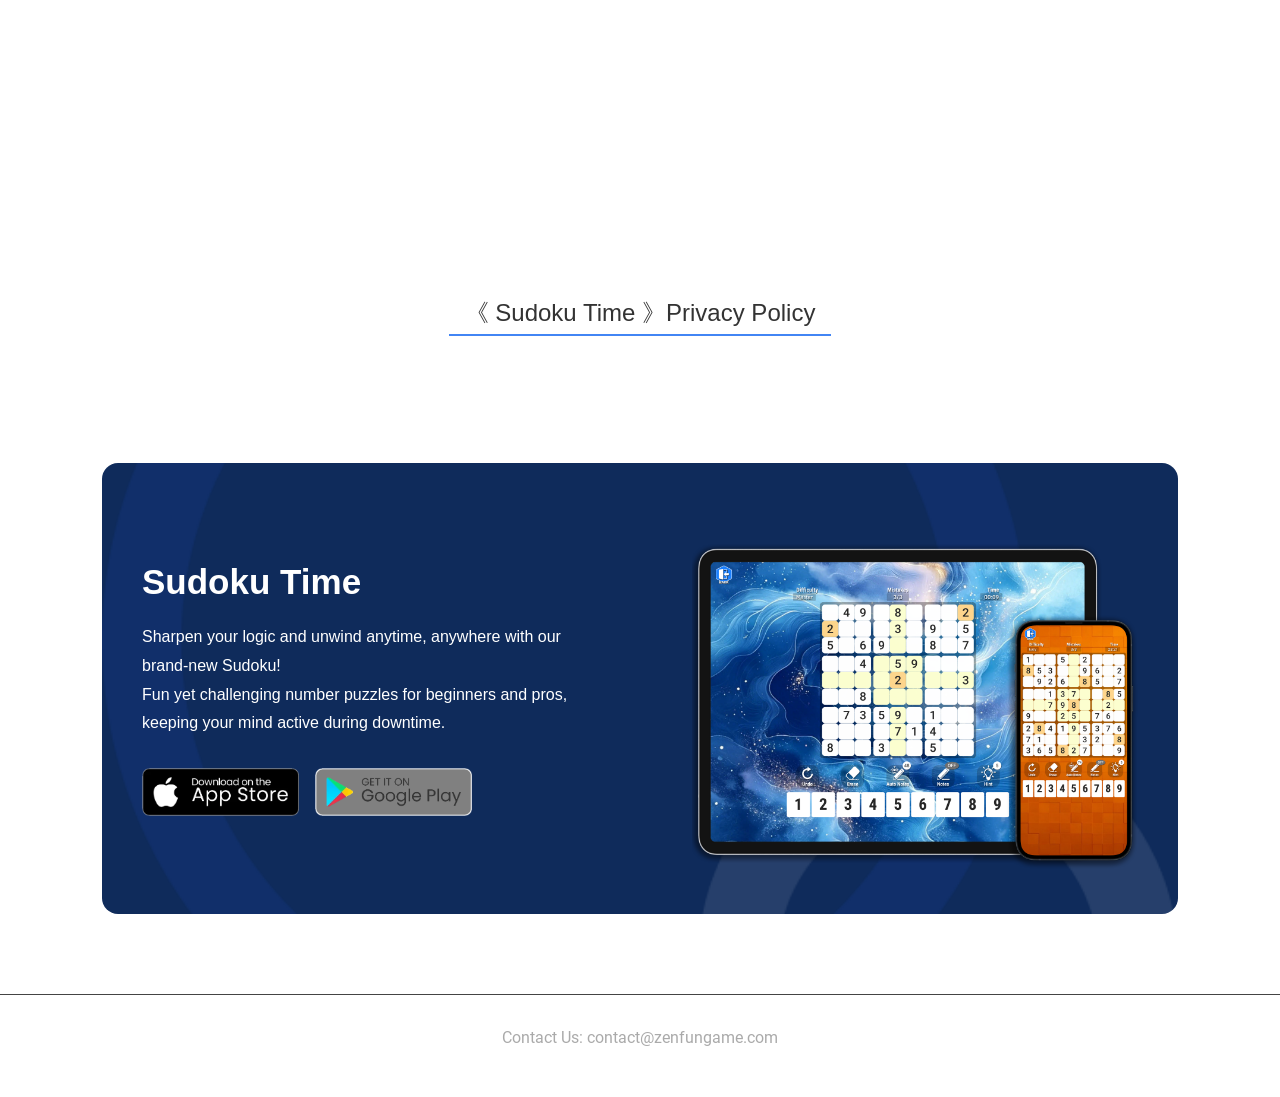
<file: sudoku_time.html>
<!DOCTYPE html>
<html lang="en">
<head>
    <meta charset="UTF-8">
    <meta name="viewport" content="width=device-width, initial-scale=1.0">
    <title>ZenFun Game</title>
    <!-- 保留Bootstrap栅格 -->
    <link href="https://cdn.jsdelivr.net/npm/bootstrap@5.3.0/dist/css/bootstrap.min.css" rel="stylesheet">
    <!-- 全局样式 -->
    <link rel="stylesheet" href="assets/css/style.css">
    <!-- AOS动画 -->
    <link rel="stylesheet" href="https://unpkg.com/aos@next/dist/aos.css" />
    <style>
        /* 导航固定置顶 + 永久半透明背景 */
        .nav {
            position: fixed;
            top: 0;
            left: 0;
            width: 100%;
            z-index: 999;
            background-color: rgba(50, 50, 50, 0.95);
            transition: background-color 0.3s ease;
            padding: 15px 5%;
            box-sizing: border-box;
        }

        /* 子页面顶部留白 */
        body.sub-page {
            padding-top: 60px;
        }

        /* ========== 自定义下拉容器（隔离Bootstrap，关键！） ========== */
        .custom-dropdown {
            position: relative;
            display: inline-block;
        }
        /* 下拉面板，完全复刻原生样式，不受Bootstrap影响 */
        .custom-drop-menu {
            display: none;
            position: absolute;
            background-color: #444444;
            box-shadow: 0px 8px 16px rgba(0,0,0,0.2);
            z-index: 9999;
            border-radius: 10px;
            right: 0;
            padding: 10px 0;
            overflow: hidden;
            width: auto;
            white-space: nowrap;
        }
        /* hover 展开下拉 */
        .custom-dropdown:hover .custom-drop-menu {
            display: block;
        }
        /* 下拉链接样式 */
        .custom-drop-menu a {
            color: white;
            padding: 12px 22px;
            margin: 4px 10px;
            text-decoration: none;
            display: block;
            border-radius: 6px;
            font-family: "Roboto-Regular", Arial, sans-serif;
            transition: background-color 0.2s ease;
            /* 清除Bootstrap a标签默认样式 */
            color: #fff !important;
            text-decoration: none !important;
        }
        .custom-drop-menu a:hover {
            background-color: #555555;
            color: #4285F4 !important;
            font-family: "Roboto-Bold", Arial, sans-serif;
        }
        /* 触发按钮清除内边距 */
        .custom-dropdown > a {
            padding: 0 !important;
        }

        /* Logo 居中 */
        .nav-logo {
            position: absolute;
            left: 50%;
            top: 50%;
            transform: translate(-50%, -50%);
            height: 40px;
            opacity: 1;
            visibility: visible;
            transition: opacity 0.3s ease;
        }
        .nav-logo img {
            height: 100%;
            width: auto;
            display: block;
        }
        .nav-logo a {
            text-decoration: none;
        }
        .nav.scroll-bg .nav-logo {
            opacity: 1;
            visibility: visible;
        }

        /* 导航按钮图片 */
        .nav-btn-img {
            height: 34px;
            width: auto;
            display: block;
        }

        /* 图文区块 */
        .section.about {
            padding: 60px 0;
        }
        .container {
            max-width: 1100px;
        }
        .homeabout-img {
            display: flex;
            justify-content: center;
            align-items: center;
        }
        .homeabout-img img {
            max-width: 100%;
            height: auto;
            display: block;
            margin: 0 auto;
        }
        .homeabout-info {
            padding: 0 20px;
        }

        /* 隐私政策按钮样式 —— 已放大+居中 */
        .policy-btn-wrap {
            text-align: center;
            padding: 50px 20px;
        }
        .policy-link {
            font-size: 24px;
            color: #333;
            text-decoration: none;
            border-bottom: 2px solid #4285F4;
            padding: 8px 16px;
            transition: all 0.2s ease;
            font-weight: 500;
        }
        .policy-link:hover {
            color: #4285F4;
            background-color: #f5f9ff;
            border-radius: 4px;
        }
    </style>
</head>
<body class="sub-page">
    <!-- 顶部导航栏 -->
    <nav class="nav">
        <div class="nav-logo">
            <a href="index.html">
                <img src="images/logo.png" alt="Logo">
            </a>
        </div>

        <div class="nav-box">
            <!-- 把原 .dropdown 改成 .custom-dropdown 自定义类 -->
            <div class="custom-dropdown">
                <a href="#">
                    <img src="images/icon-menu.png" alt="Games" class="nav-btn-img">
                </a>
                <!-- 把原 .dropdown-menu 改成 .custom-drop-menu -->
                <div class="custom-drop-menu">
                    <a href="minesweeper.html">Minesweeper GM</a>
                    <a href="sudoku_time.html">Sudoku Time</a>
                </div>
            </div>
        </div>
    </nav>

    <!-- 横幅大图区域 -->
    <div class="banner" style="text-align: center; margin: 30px auto;">
        <img src="images/sudokutime/poster-1.png" alt="ZenFun Game Banner" style="width: 1920px; height: auto; max-width: 100%;">
    </div>

    <!-- 主体内容区 -->
    <div class="content">
        <h1>Sudoku Time</h1>
        <p>Classic Number Puzzle Game!</p>
    </div>

    <!-- 第一块：左图 右文字 -->
    <div class="section about">
        <div class="container">
            <div class="row align-items-center">
                <div class="col-12 col-md-6 mb-4 mb-md-0" data-aos="fade-right" data-aos-duration="1000">
                    <div class="homeabout-img">
                        <img class="img-fluid" src="images/sudokutime/poster-203.png" alt="img">
                    </div>
                </div>
                <div class="col-12 col-md-6" data-aos="fade-left" data-aos-duration="1000">
                    <div class="homeabout-info">
                        <h3 class="section-second-heading" style="font-weight: bold;">Timeless<br>Classic Sudoku</h3>
                        <p>Classic Sudoku is a timeless logic puzzle that has stood the test of time.
                            Played on a 9×9 grid, you must fill in the empty cells following the core rules:
                            every row, every column, and every 3×3 subgrid must contain the numbers 1 to 9 without repetition.</p>

                        <p>There are no age limits or time pressure, and no complicated calculations are needed—only logic and focus will lead you to the one and only solution.
                             It sharpens your mind, relieves stress, and brings you pure solving joy in a compact grid. 
                             A truly enduring brain-training classic you can enjoy anytime, anywhere.</p>
                    </div>
                </div>
            </div>
        </div>
    </div>

    <!-- 第二块：左文字 右图 -->
    <div class="section about">
        <div class="container">
            <div class="row align-items-center">
                <div class="col-12 col-md-6 order-2 order-md-1 mb-4 mb-md-0" data-aos="fade-right" data-aos-duration="1000">
                    <div class="homeabout-info">
                        <br>
                        <h3 class="section-second-heading" style="font-weight: bold;">Progress<br>at Your Own Speed</h3>
                        <p>No mandatory levels, no time pressure—you are in full control of your gameplay pace. 
                            From beginner to advanced, the difficulty progresses gradually. 
                            You can pause, resume, or restart at any time, steadily improving your logical thinking and problem-solving skills in a relaxed, stress-free state. 
                            Every number filled, every puzzle completed is your unique journey of growth: solve freely, progress steadily.</p>
                     </div>
                </div>
                <div class="col-12 col-md-6 order-1 order-md-2" data-aos="fade-left" data-aos-duration="1000">
                    <div class="homeabout-img">
                        <img class="img-fluid" src="images/sudokutime/poster-207.png" alt="img">
                    </div>
                </div>
            </div>
        </div>
    </div>


    <!-- 第三块：左图 右文字 -->
    <div class="section about">
        <div class="container">
            <div class="row align-items-center">
                <div class="col-12 col-md-6 mb-4 mb-md-0" data-aos="fade-right" data-aos-duration="1000">
                    <div class="homeabout-img">
                        <img class="img-fluid" src="images/sudokutime/poster-208.png" alt="img">
                    </div>
                </div>
                <div class="col-12 col-md-6" data-aos="fade-left" data-aos-duration="1000">
                    <div class="homeabout-info">
                        <h3 class="section-second-heading" style="font-weight: bold;">Track Growth<br>with Stats</h3>
                        <p>The system records every sudoku challenge in real time and clearly tracks key stats including completed puzzles, average solving time, accuracy rate, and difficulty milestones.</p>
                        <p>With an intuitive data dashboard, you can review your solving rhythm and progress, clearly seeing your journey from beginner to expert. 
                            Witness your progress through real data, let every effort pay off, and feel your sense of achievement grow.</p>
                    </div>
                </div>
            </div>
        </div>
    </div>

    <!-- 第四块：左文字 右图 -->
    <div class="section about">
        <div class="container">
            <div class="row align-items-center">
                <div class="col-12 col-md-6 order-2 order-md-1 mb-4 mb-md-0" data-aos="fade-right" data-aos-duration="1000">
                    <div class="homeabout-info">
                        <br>
                        <h3 class="section-second-heading" style="font-weight: bold;">Guide<br>with Hints & Notes</h3>
                        <p>Designed exclusively for Sudoku lovers, our intelligent hint and note-taking features ensure you never get stuck on a puzzle. 
                            Stuck on tricky grids? Hints offer professional strategies to avoid blind guessing. 
                            The flexible note function lets you mark candidate numbers, organize your logic, and clarify your thinking, greatly reducing puzzle difficulty.</p>
                        <p>Whether you are a new learner or an advanced player, you can reason efficiently with thoughtful guidance, conquer all kinds of Sudoku levels easily, and enjoy a smoother, more reassuring solving experience.</p>
                    </div>
                </div>
                <div class="col-12 col-md-6 order-1 order-md-2" data-aos="fade-left" data-aos-duration="1000">
                    <div class="homeabout-img">
                        <img class="img-fluid" src="images/sudokutime/poster-201.png" alt="img">
                    </div>
                </div>
            </div>
        </div>
    </div>

    <!-- 第五块：左图 右文字 -->
    <div class="section about">
        <div class="container">
            <div class="row align-items-center">
                <div class="col-12 col-md-6 mb-4 mb-md-0" data-aos="fade-right" data-aos-duration="1000">
                    <div class="homeabout-img">
                        <img class="img-fluid" src="images/sudokutime/poster-102.png" alt="img">
                    </div>
                </div>
                <div class="col-12 col-md-6" data-aos="fade-left" data-aos-duration="1000">
                    <div class="homeabout-info">
                        <h3 class="section-second-heading" style="font-weight: bold;">Collect<br>Beautiful Artworks</h3>
                        <p>While challenging Sudoku puzzles and training your brain, unlock stunning art pieces.
                            Each completed level and achieved goal rewards you with new themed illustrations, elegant backgrounds, or decorative elements.</p>
                        <p>Turn your solving achievements into visual treasures and gradually build your own exclusive art gallery. 
                            Let logic and beauty go hand in hand, making every victory full of surprises and comfort, and gain double joy and satisfaction in the digital world.</p>
                    </div>
                </div>
            </div>
        </div>
    </div>

    <!-- 第六块：左文字 右图 -->
    <div class="section about">
        <div class="container">
            <div class="row align-items-center">
                <div class="col-12 col-md-6 order-2 order-md-1 mb-4 mb-md-0" data-aos="fade-right" data-aos-duration="1000">
                    <div class="homeabout-info">
                        <br>
                        <h3 class="section-second-heading" style="font-weight: bold;">Master Sudoku<br>Perfectly</h3>
                        <p>From basic rules to advanced techniques, we help you master Sudoku completely from scratch. 
                            Featuring progressive level design, rigorous logic training, and professional solving guidance, you will gradually master core Sudoku skills such as elimination, naked singles, and block elimination.</p>
                        <p>Every accurate number placement and every perfectly solved puzzle is a solid step toward becoming a Sudoku master. 
                            Eventually, you will handle all difficulty levels with ease, solve puzzles fluently, and enjoy the ultimate sense of achievement as an expert.</p>
                    </div>
                </div>
                <div class="col-12 col-md-6 order-1 order-md-2" data-aos="fade-left" data-aos-duration="1000">
                    <div class="homeabout-img">
                        <img class="img-fluid" src="images/sudokutime/poster-104.png" alt="img">
                    </div>
                </div>
            </div>
        </div>
    </div>




    <!-- 隐私政策 trial -->
    <div class="policy-btn-wrap">
        <a href="sudoku_time_privacy-policy.html" class="policy-link">《 Sudoku Time 》Privacy Policy</a>
    </div>

    <!-- 下载区块 trial -->
    <div class="section trial">
        <div class="container">
            <div class="row">
                <div class="col-12">
                    <div class="trial-content-wrapper position-relative">
                        <div class="trial-bg">
                            <img class="img-fluid" src="images/trail-bg.png" alt="bg">
                        </div>
                        <div class="row align-items-center">
                            <div class="col-12 col-md-6">
                                <div class="trial-content">
                                    <h3>Sudoku Time </h3>
                                    <p>Sharpen your logic and unwind anytime, anywhere with our brand-new Sudoku!
                                        <br>
                                        Fun yet challenging number puzzles for beginners and pros, keeping your mind active during downtime.</p>
                                    <ul class="divider-applist">
                                        <li>
                                            <a href="https://apps.apple.com/us/app/township/id6758568309" class="app-icons">
                                                <img class="img-fluid" src="images/mac.png" alt="App Store">
                                            </a>
                                        </li>
                                        <li>
                                            <a href="  " class="app-icons">
                                                <img class="img-fluid" src="images/playstore.png" alt="Google Play">
                                            </a>
                                        </li>
                                    </ul>
                                </div>
                            </div>
                            <div class="col-12 col-md-6">
                                <div class="Banner_image">
                                    <img class="img-fluid" src="images/sudokutime/poster-302.png" alt="Game Screenshots">
                                </div>
                            </div>
                        </div>
                    </div>
                </div>
            </div>
        </div>
    </div>

    <!-- 底部 -->
    <footer class="footer">
        <p>Contact Us: contact@zenfungame.com</p>
    </footer>

    <!-- 脚本 -->
    <script src="https://cdn.jsdelivr.net/npm/bootstrap@5.3.0/dist/js/bootstrap.bundle.min.js"></script>
    <script src="https://unpkg.com/aos@next/dist/aos.js"></script>
    <script>
        AOS.init();
        window.addEventListener('scroll', function(){
            const nav = document.querySelector('.nav');
            if(window.scrollY > 20){
                nav.classList.add('scroll-bg');
            }else{
                nav.classList.remove('scroll-bg');
            }
        })
    </script>
</body>
</html>
</file>
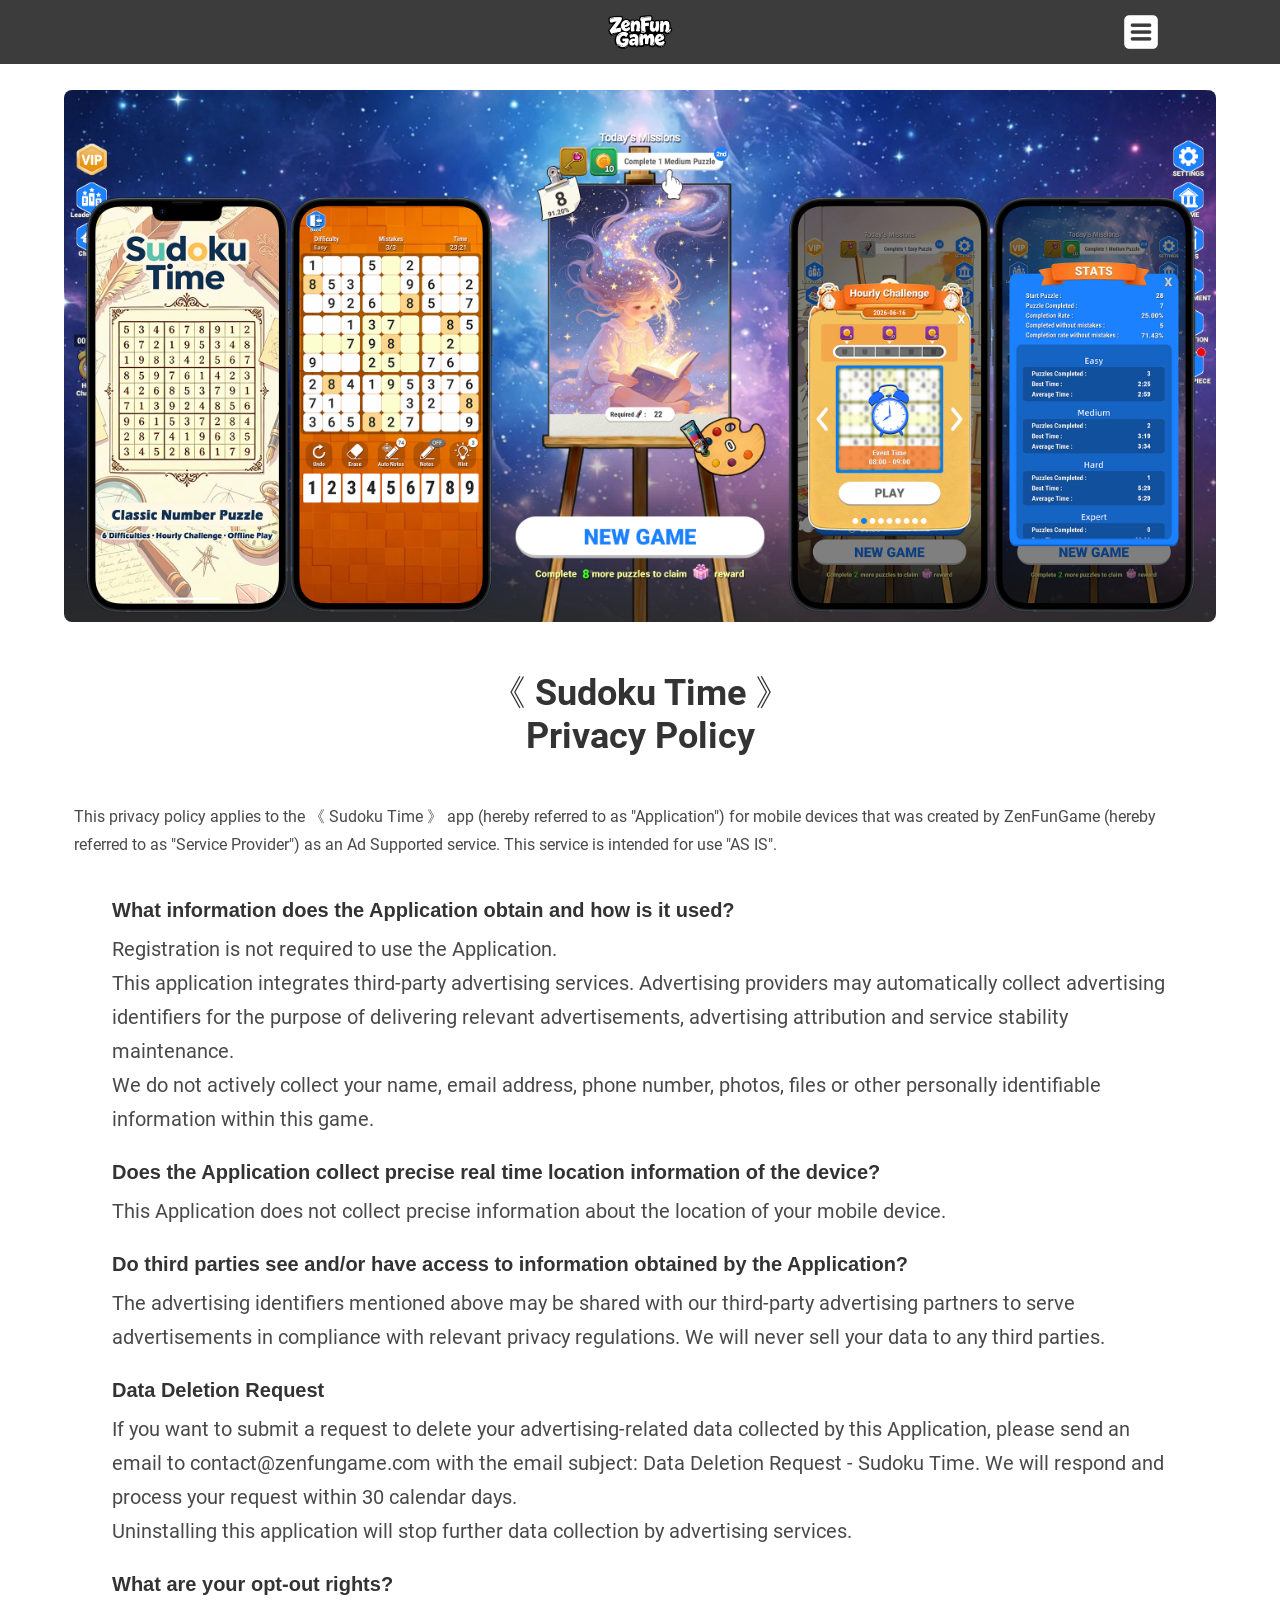
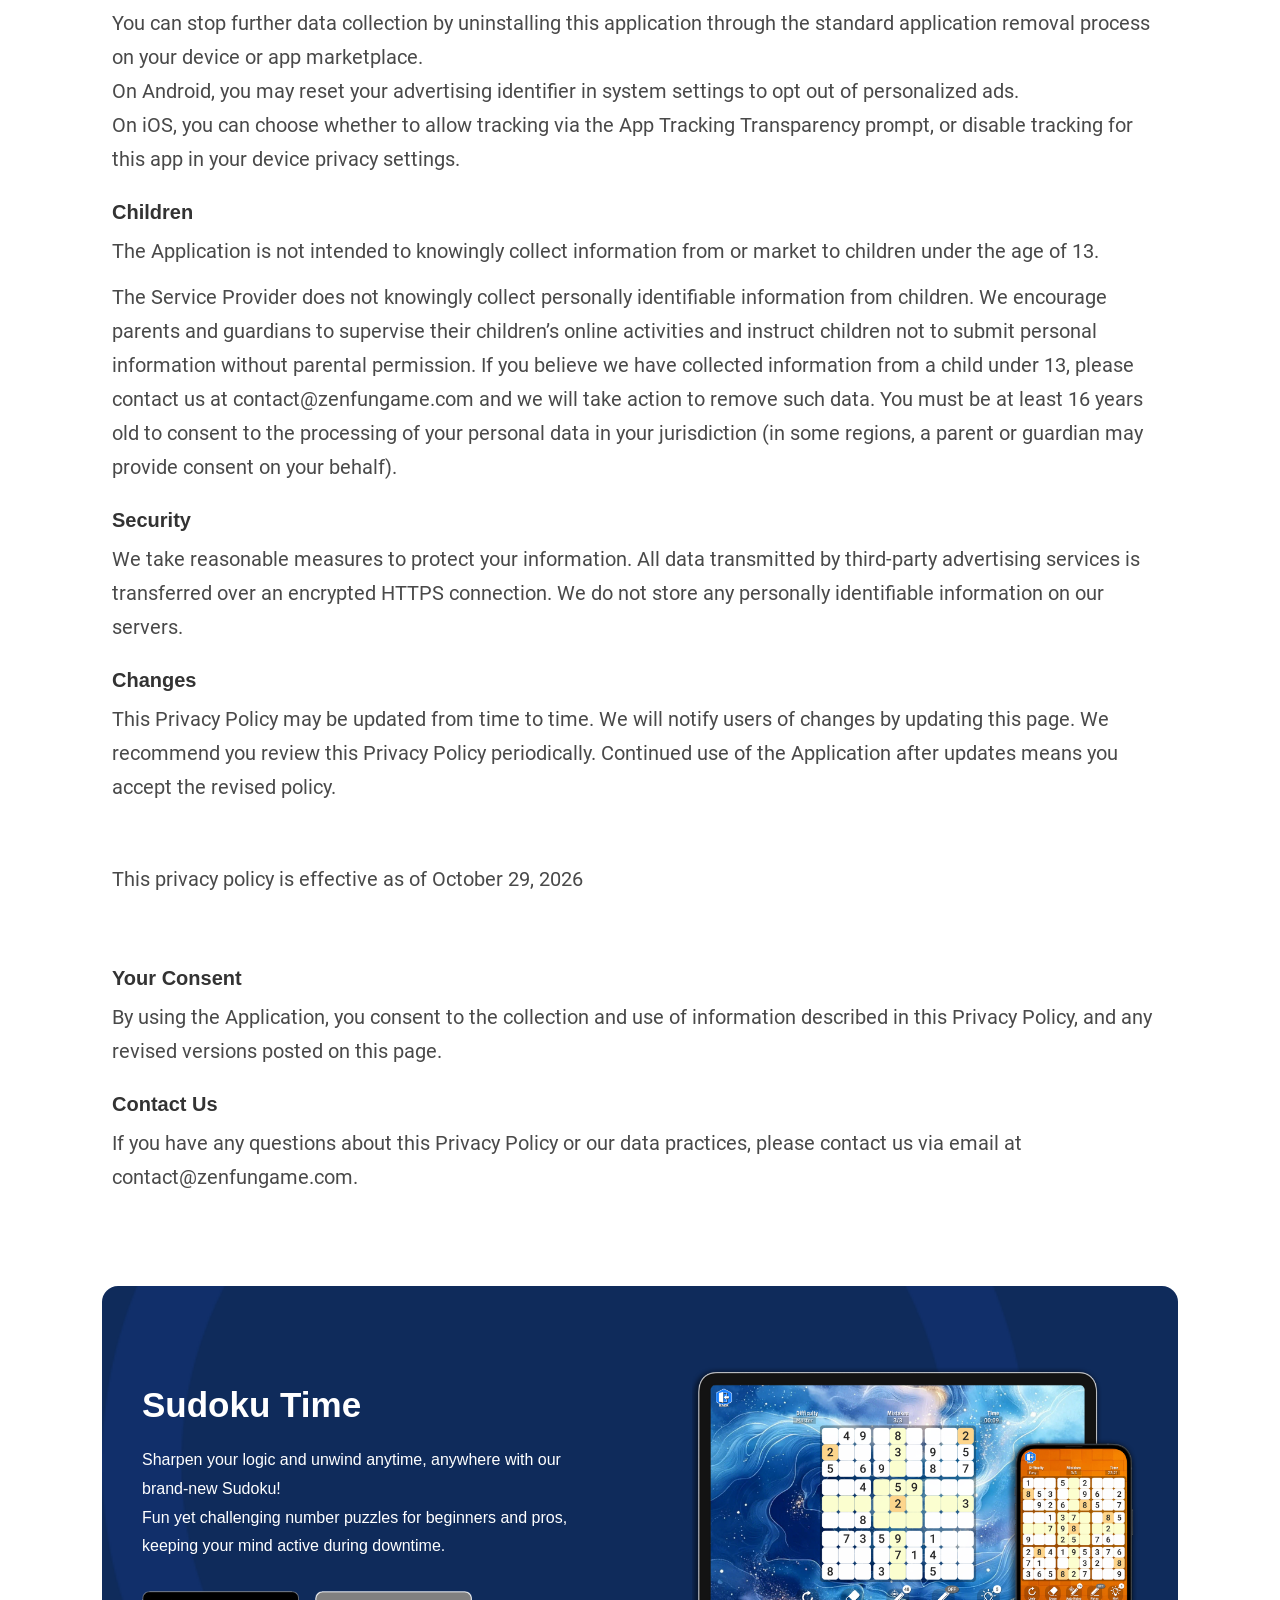
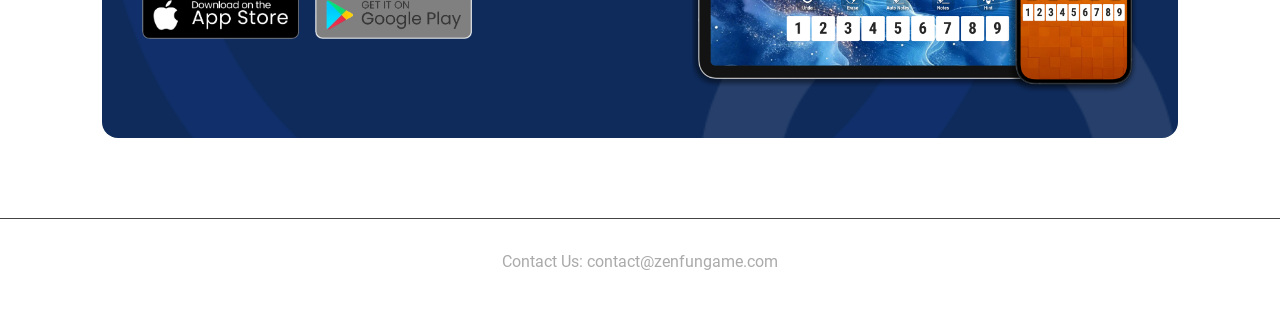
<file: sudoku_time_privacy-policy.html>
<!DOCTYPE html>
<html lang="en">
<head>
    <meta charset="UTF-8">
    <meta name="viewport" content="width=device-width, initial-scale=1.0">
    <title>ZenFun Game</title>
    <!-- 保留Bootstrap栅格 -->
    <link href="https://cdn.jsdelivr.net/npm/bootstrap@5.3.0/dist/css/bootstrap.min.css" rel="stylesheet">
    <!-- 全局样式 -->
    <link rel="stylesheet" href="assets/css/style.css">
    <!-- AOS动画 -->
    <link rel="stylesheet" href="https://unpkg.com/aos@next/dist/aos.css" />
    <style>
        /* 导航固定置顶 + 永久半透明背景 */
        .nav {
            position: fixed;
            top: 0;
            left: 0;
            width: 100%;
            z-index: 999;
            background-color: rgba(50, 50, 50, 0.95);
            transition: background-color 0.3s ease;
            padding: 15px 5%;
            box-sizing: border-box;
        }
        /* 子页面顶部留白 */
        body.sub-page {
            padding-top: 60px;
        }
        /* ========== 自定义下拉容器（隔离Bootstrap，关键！） ========== */
        .custom-dropdown {
            position: relative;
            display: inline-block;
        }
        /* 下拉面板，完全复刻原生样式，不受Bootstrap影响 */
        .custom-drop-menu {
            display: none;
            position: absolute;
            background-color: #444444;
            box-shadow: 0px 8px 16px rgba(0,0,0,0.2);
            z-index: 9999;
            border-radius: 10px;
            right: 0;
            padding: 10px 0;
            overflow: hidden;
            width: auto;
            white-space: nowrap;
        }
        /* hover 展开下拉 */
        .custom-dropdown:hover .custom-drop-menu {
            display: block;
        }
        /* 下拉链接样式 */
        .custom-drop-menu a {
            color: white;
            padding: 12px 22px;
            margin: 4px 10px;
            text-decoration: none;
            display: block;
            border-radius: 6px;
            font-family: "Roboto-Regular", Arial, sans-serif;
            transition: background-color 0.2s ease;
            /* 清除Bootstrap a标签默认样式 */
            color: #fff !important;
            text-decoration: none !important;
        }
        .custom-drop-menu a:hover {
            background-color: #555555;
            color: #4285F4 !important;
            font-family: "Roboto-Bold", Arial, sans-serif;
        }
        /* 触发按钮清除内边距 */
        .custom-dropdown > a {
            padding: 0 !important;
        }
        /* Logo 居中 */
        .nav-logo {
            position: absolute;
            left: 50%;
            top: 50%;
            transform: translate(-50%, -50%);
            height: 40px;
            opacity: 1;
            visibility: visible;
            transition: opacity 0.3s ease;
        }
        .nav-logo img {
            height: 100%;
            width: auto;
            display: block;
        }
        .nav-logo a {
            text-decoration: none;
        }
        .nav.scroll-bg .nav-logo {
            opacity: 1;
            visibility: visible;
        }
        /* 导航按钮图片 */
        .nav-btn-img {
            height: 34px;
            width: auto;
            display: block;
        }
        /* 图文区块 */
        .section.about {
            padding: 60px 0;
        }
        .container {
            max-width: 1100px;
        }
        .homeabout-img {
            display: flex;
            justify-content: center;
            align-items: center;
        }
        .homeabout-img img {
            max-width: 100%;
            height: auto;
            display: block;
            margin: 0 auto;
        }
        .homeabout-info {
            padding: 0 20px;
        }
        /* ========== 隐私政策 左对齐 + 字体大小调整 ========== */
        .policy-main-heading {
            text-align: left;
            font-size: 20px;
            font-weight: bold;
            margin: 24px 0 10px;
        }
        .policy-description {
            text-align: left;
            font-size: 16px;
            line-height: 1.7;
            margin: 0 0 12px;
        }
        .privacy-policy-wrapper {
            padding: 0 10px;
        }
        /* 新增：顶部说明文字 左对齐、统一字号行高 */
        .content > p {
            text-align: left;
            font-size: 16px;
            line-height: 1.7;
            padding: 0 10px;
        }
    </style>
</head>
<body class="sub-page">
    <!-- 顶部导航栏 -->
    <nav class="nav">
        <div class="nav-logo">
            <a href="index.html">
                <img src="images/logo.png" alt="Logo">
            </a>
        </div>
        <div class="nav-box">
            <!-- 把原 .dropdown 改成 .custom-dropdown 自定义类 -->
            <div class="custom-dropdown">
                <a href="#">
                    <img src="images/icon-menu.png" alt="Games" class="nav-btn-img">
                </a>
                <!-- 把原 .dropdown-menu 改成 .custom-drop-menu -->
                <div class="custom-drop-menu">
                    <a href="minesweeper.html">Minesweeper GM</a>
                    <a href="sudoku_time.html">Sudoku Time</a>
                </div>
            </div>
        </div>
    </nav>
    <!-- 横幅大图区域 -->
    <div class="banner" style="text-align: center; margin: 30px auto;">
        <img src="images/sudokutime/poster-1.png" alt="ZenFun Game Banner" style="width: 1920px; height: auto; max-width: 100%;">
    </div>
    <!-- 主体内容区 -->
    <div class="content">
        <h1>《 Sudoku Time 》<br>Privacy Policy</h1>
        <br>
        <p>This privacy policy applies to the 《 Sudoku Time 》 app (hereby referred to as "Application") for mobile devices that was created by ZenFunGame (hereby referred to as "Service Provider") as an Ad Supported service. This service is intended for use "AS IS".</p>
    
        <!-- content -->
        <div class="section terms-policy pb-0">
            <div class="container">
                <div class="row">
                    <div class="col-12 col-md-12 col-lg-12">
                        <div class="privacy-policy-wrapper">
                            <h3 class="policy-main-heading">What information does the Application obtain and how is it used?</h3>
                            <p class="policy-description">Registration is not required to use the Application.<br>This application integrates third-party advertising services. Advertising providers may automatically collect advertising identifiers for the purpose of delivering relevant advertisements, advertising attribution and service stability maintenance.<br>We do not actively collect your name, email address, phone number, photos, files or other personally identifiable information within this game.</p>

                            <h3 class="policy-main-heading">Does the Application collect precise real time location information of the device?</h3>
                            <p class="policy-description">This Application does not collect precise information about the location of your mobile device.</p>
                            
                            <h3 class="policy-main-heading">Do third parties see and/or have access to information obtained by the Application?</h3>
                            <p class="policy-description">The advertising identifiers mentioned above may be shared with our third-party advertising partners to serve advertisements in compliance with relevant privacy regulations. We will never sell your data to any third parties.</p>
                            
                            <h3 class="policy-main-heading">Data Deletion Request</h3>
                            <p class="policy-description">If you want to submit a request to delete your advertising-related data collected by this Application, please send an email to contact@zenfungame.com with the email subject: Data Deletion Request - Sudoku Time. We will respond and process your request within 30 calendar days.<br>Uninstalling this application will stop further data collection by advertising services.</p>
                            
                            <h3 class="policy-main-heading">What are your opt-out rights?</h3>
                            <p class="policy-description">You can stop further data collection by uninstalling this application through the standard application removal process on your device or app marketplace.<br>On Android, you may reset your advertising identifier in system settings to opt out of personalized ads.<br>On iOS, you can choose whether to allow tracking via the App Tracking Transparency prompt, or disable tracking for this app in your device privacy settings.</p>
                            
                            <h3 class="policy-main-heading">Children</h3>
                            <p class="policy-description">The Application is not intended to knowingly collect information from or market to children under the age of 13.</p>
                            <p class="policy-description">The Service Provider does not knowingly collect personally identifiable information from children. We encourage parents and guardians to supervise their children’s online activities and instruct children not to submit personal information without parental permission. If you believe we have collected information from a child under 13, please contact us at contact@zenfungame.com and we will take action to remove such data. You must be at least 16 years old to consent to the processing of your personal data in your jurisdiction (in some regions, a parent or guardian may provide consent on your behalf).</p>
                            
                            <h3 class="policy-main-heading">Security</h3>
                            <p class="policy-description">We take reasonable measures to protect your information. All data transmitted by third-party advertising services is transferred over an encrypted HTTPS connection. We do not store any personally identifiable information on our servers.</p>
                            
                            <h3 class="policy-main-heading">Changes</h3>
                            <p class="policy-description">This Privacy Policy may be updated from time to time. We will notify users of changes by updating this page. We recommend you review this Privacy Policy periodically. Continued use of the Application after updates means you accept the revised policy.</p>
                            <p class="policy-description"> <br> </p>
                            <p class="policy-description">This privacy policy is effective as of October 29, 2026</p>
                            <p class="policy-description"> <br> </p>
                            
                            <h3 class="policy-main-heading">Your Consent</h3>
                            <p class="policy-description">By using the Application, you consent to the collection and use of information described in this Privacy Policy, and any revised versions posted on this page.</p>
                            
                            <h3 class="policy-main-heading">Contact Us</h3>
                            <p class="policy-description">If you have any questions about this Privacy Policy or our data practices, please contact us via email at contact@zenfungame.com.</p>
                        </div>
                    </div>
                </div>
            </div>
        </div>
    </div>
    <!-- 下载区块 trial -->
    <div class="section trial">
        <div class="container">
            <div class="row">
                <div class="col-12">
                    <div class="trial-content-wrapper position-relative">
                        <div class="trial-bg">
                            <img class="img-fluid" src="images/trail-bg.png" alt="bg">
                        </div>
                        <div class="row align-items-center">
                            <div class="col-12 col-md-6">
                                <div class="trial-content">
                                    <h3>Sudoku Time</h3>
                                    <p>Sharpen your logic and unwind anytime, anywhere with our brand-new Sudoku!
                                        <br>
                                        Fun yet challenging number puzzles for beginners and pros, keeping your mind active during downtime.</p>
                                    <ul class="divider-applist">
                                        <li>
                                            <a href="https://apps.apple.com/us/app/township/id6758568309" class="app-icons">
                                                <img class="img-fluid" src="images/mac.png" alt="App Store">
                                            </a>
                                        </li>
                                        <li>
                                            <a href="https://apkpure.com/minesweeper-gm/com.ZenFunGame.MGM" class="app-icons">
                                                <img class="img-fluid" src="images/playstore.png" alt="Google Play">
                                            </a>
                                        </li>
                                    </ul>
                                </div>
                            </div>
                            <div class="col-12 col-md-6">
                                <div class="Banner_image">
                                    <img class="img-fluid" src="images/sudokutime/poster-302.png" alt="Game Screenshots">
                                </div>
                            </div>
                        </div>
                    </div>
                </div>
            </div>
        </div>
    </div>
    <!-- 底部 -->
    <footer class="footer">
        <p>Contact Us: contact@zenfungame.com</p>
    </footer>
    <!-- 脚本 -->
    <script src="https://cdn.jsdelivr.net/npm/bootstrap@5.3.0/dist/js/bootstrap.bundle.min.js"></script>
    <script src="https://unpkg.com/aos@next/dist/aos.js"></script>
    <script>
        AOS.init();
        window.addEventListener('scroll', function(){
            const nav = document.querySelector('.nav');
            if(window.scrollY > 20){
                nav.classList.add('scroll-bg');
            }else{
                nav.classList.remove('scroll-bg');
            }
        })
    </script>
</body>
</html>
</file>
<file: assets/css/style.css>
/* 全局重置 */
* {
    margin: 0;
    padding: 0;
    box-sizing: border-box;
}

/* 引入 Roboto 字体 */
@font-face {
    font-family: "Roboto-Regular";
    src: url("../webfonts/Roboto-Regular.ttf") format("truetype");
    font-weight: normal;
    font-style: normal;
}

@font-face {
    font-family: "Roboto-Medium";
    src: url("../webfonts/Roboto-Medium.ttf") format("truetype");
    font-weight: 500;
    font-style: normal;
}

@font-face {
    font-family: "Roboto-Bold";
    src: url("../webfonts/Roboto-Bold.ttf") format("truetype");
    font-weight: bold;
    font-style: normal;
}

/* ========== 主页样式 ========== */
body.main-page {
    background-color: #333333;
    color: #ffffff;
    font-family: Arial, sans-serif;
    line-height: 1.6;
}

/* ========== 子页面样式 ========== */
body.sub-page {
    background-color: #ffffff;
    color: #333333;
    font-family: Arial, sans-serif;
    line-height: 1.6;
}

/* 导航栏基础 */
.nav {
    background-color: transparent;
    padding: 15px 0;
}

.nav-box {
    width: 90%;
    max-width: 1200px;
    margin: 0 auto;
    display: flex;
    align-items: center;
    justify-content: flex-end;
}

.nav-item {
    color: #fff;
    text-decoration: none;
    font-size: 18px;
    margin-left: 30px;
    padding: 8px 12px;
    display: inline-block;
    font-family: "Roboto-Regular", Arial, sans-serif;
}

.nav-item.active,
.nav-item:hover {
    color: #4285F4;
    font-family: "Roboto-Bold", Arial, sans-serif;
}

/* 下拉菜单核心样式 —— 自适应宽度 + 保留原有留白/圆角/间距 */
.dropdown {
    position: relative;
    display: inline-block;
}

.dropdown-menu {
    display: none;
    position: absolute;
    background-color: #444444;
    box-shadow: 0px 8px 16px rgba(0,0,0,0.2);
    z-index: 1;
    border-radius: 10px;
    right: 0;
    padding: 10px 0;
    overflow: hidden;
    width: auto;
    white-space: nowrap;
}

.dropdown-menu a {
    color: white;
    padding: 12px 22px;
    margin: 4px 10px;
    text-decoration: none;
    display: block;
    border-radius: 6px;
    font-family: "Roboto-Regular", Arial, sans-serif;
    transition: background-color 0.2s ease;
}

.dropdown-menu a:hover {
    background-color: #555555;
    color: #4285F4;
    font-family: "Roboto-Bold", Arial, sans-serif;
}

.dropdown:hover .dropdown-menu {
    display: block;
}

/* 横幅图片 */
.banner {
    width: 90%;
    max-width: 1200px;
    margin: 30px auto;
    text-align: center;
}

.banner img {
    display: block;
    border-radius: 8px;
    margin: 0 auto;
}

/* 内容区 */
.content {
    width: 90%;
    max-width: 1200px;
    margin: 50px auto;
    text-align: center;
}

.content h1 {
    font-size: 36px;
    margin-bottom: 20px;
    font-family: "Roboto-Bold", Arial, sans-serif;
}

.content p {
    font-size: 20px;
    color: #494949;
    font-family: "Roboto-Regular", Arial, sans-serif;
}

/* 底部 */
.footer {
    text-align: center;
    padding: 30px 0;
    margin-top: 80px;
    border-top: 1px solid #444;
    color: #aaaaaa;
    font-family: "Roboto-Regular", Arial, sans-serif;
}

/* 图文容器整体宽度限制 */
.container {
    max-width: 1100px;
    margin: 0 auto;
}

/* 图片容器：居中 + 留白 */
.homeabout-img {
    display: flex;
    justify-content: center;
    align-items: center;
    padding: 0 15px;
}

/* 图片统一等比例缩放（全局生效） */
.homeabout-img img {
    max-width: 100%;
    height: auto;
    display: block;
    margin: 0 auto;
}

/* 文字区域左右留白，限定阅读范围 */
.homeabout-info {
    padding: 0 20px;
}

.homeabout-info p {
    line-height: 1.5;
    margin-bottom: 1rem;
}

/* ========== 下载区块样式 ========== */
.section.trial {
    margin: 80px 0;
}

.trial-content-wrapper {
    border-radius: 16px;
    overflow: hidden;
    position: relative;
    color: #fff;
    background-color: #0F2B5B;
}

.trial-bg {
    position: absolute;
    top: 0;
    left: 0;
    width: 100%;
    height: 100%;
    z-index: 0;
}
.trial-bg img {
    width: 100%;
    height: 100%;
    object-fit: cover;
}

.trial-content {
    padding: 60px 40px;
    position: relative;
    z-index: 1;
}
.trial-content h3 {
    font-size: 35px;
    font-weight: bold;
    margin-bottom: 20px;
}
.trial-content p {
    font-size: 16px;
    line-height: 1.8;
    margin-bottom: 30px;
    max-width: 500px;
}

/* 下载按钮列表 */
.divider-applist {
    list-style: none;
    padding: 0;
    margin: 0;
    display: flex;
    gap: 16px;
    flex-wrap: wrap;
}
.divider-applist li {
    margin: 0;
}
.app-icons img {
    height: 48px;
    width: auto;
    display: block;
}

/* 右侧手机图片 */
.Banner_image {
    display: flex;
    align-items: center;
    justify-content: center;
    height: 100%;
    padding: 40px;
    position: relative;
    z-index: 1;
}
.Banner_image img {
    max-height: 400px;
    width: auto;
}

/* 隐私政策板块：左对齐 + 调整字体大小、行高、间距 */
.policy-main-heading {
    text-align: left;       /* 标题左对齐 */
    font-size: 25px;        /* 标题字号 */
    font-weight: bold;      /* 标题加粗 */
    margin: 24px 0 10px;    /* 上下外边距 */
}
.policy-description {
    text-align: left;       /* 正文左对齐 */
    font-size: 12px;        /* 正文字号 */
    line-height: 1.7;       /* 行高，提升阅读舒适度 */
    margin: 0 0 12px;       /* 段落底部间距 */
}
/* 容器整体左右留白，避免文字贴边 */
.privacy-policy-wrapper {
    padding: 0 10px;
}

/* 新增：隐私政策按钮样式 */
.policy-btn-wrap {
    text-align: center;
    padding: 50px 20px; /* 加大上下间距 */
}
.policy-link {
    font-size: 24px;     /* 放大文字 */
    color: #333;
    text-decoration: none;
    border-bottom: 1px solid #ffffff;
    padding: 8px 16px;
    transition: all 0.2s ease;
    font-weight: 500;    /* 轻微加粗，更醒目 */
}
.policy-link:hover {
    color: #ffffff;
    background-color: #f5f9ff;
    border-radius: 4px;
}
</file>
